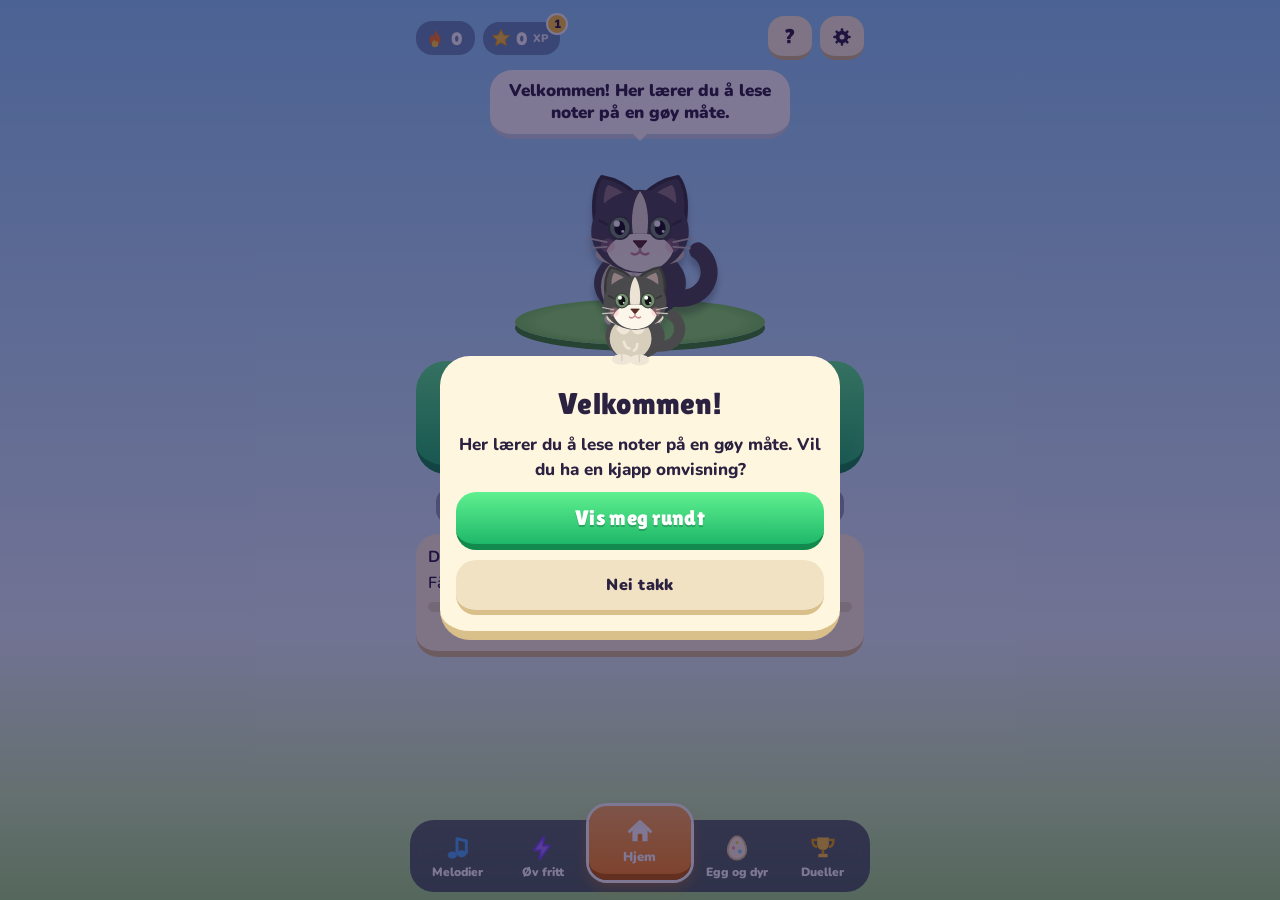
<file: index.html>
<!DOCTYPE html>
<html lang="nb"><head><meta charset="utf-8">
<meta name="viewport" content="width=device-width, initial-scale=1, viewport-fit=cover">
<title>NoteQuest</title>
<link rel="icon" type="image/png" href="icon-192.png?v=2">
<link rel="apple-touch-icon" href="icon-180.png?v=2">
<link rel="manifest" href="manifest.webmanifest?v=2">
<meta name="theme-color" content="#7c4dff">
<meta name="apple-mobile-web-app-capable" content="yes">
<meta name="apple-mobile-web-app-title" content="NoteQuest">
<link rel="stylesheet" href="styles.css?v=25">
</head><body><div id="app"></div>
<script src="app.js?v=22"></script>
</body></html>
</file>
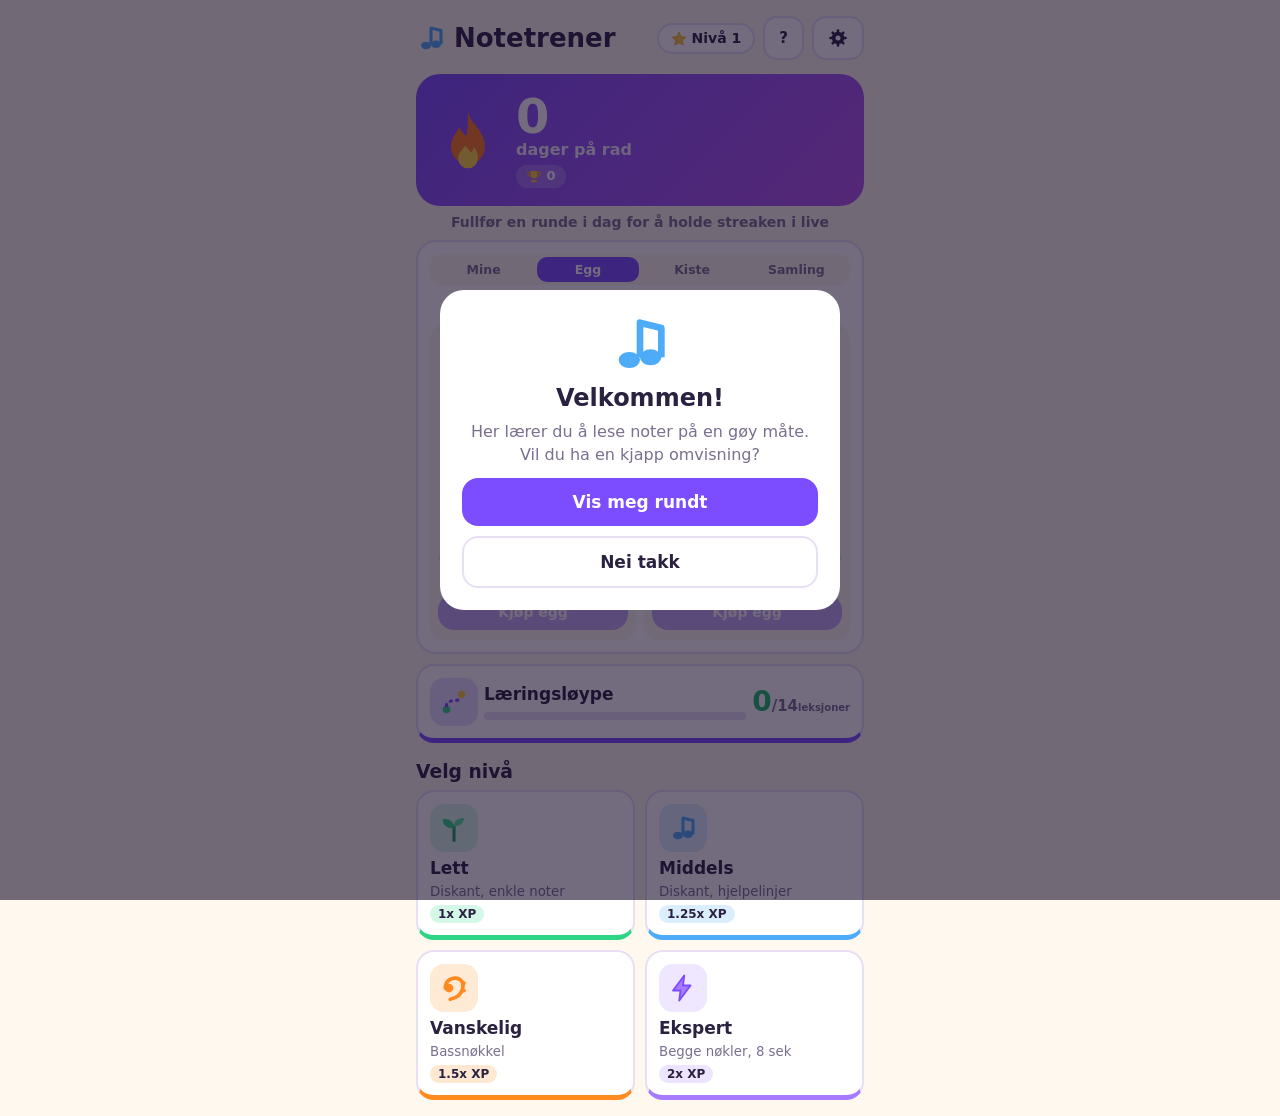
<file: Notetrener.html>
<!DOCTYPE html>
<html lang="nb"><head><meta charset="utf-8">
<meta name="viewport" content="width=device-width, initial-scale=1, viewport-fit=cover">
<title>Notetrener</title>
<style>
:root{box-sizing:border-box;padding-top:env(safe-area-inset-top,0px);padding-bottom:env(safe-area-inset-bottom,0px);
--bg:#fff8ee;--card:#fff;--ink:#2b2140;--mut:#7a6f8f;--pri:#7c4dff;--ok:#1fb86a;--bad:#ef4565;--hot:#ff8a1f;--line:#e8dff5}
@media(prefers-color-scheme:dark){:root:not([data-theme="light"]){--bg:#171226;--card:#241c3a;--ink:#f3eefc;--mut:#a99fc4;--pri:#9b7bff;--ok:#2ed585;--bad:#ff5d7a;--hot:#ffa043;--line:#3a2f5a}}
:root[data-theme="dark"]{--bg:#171226;--card:#241c3a;--ink:#f3eefc;--mut:#a99fc4;--pri:#9b7bff;--ok:#2ed585;--bad:#ff5d7a;--hot:#ffa043;--line:#3a2f5a}
html{scroll-padding-top:env(safe-area-inset-top,0px)}
*{box-sizing:border-box}
body{margin:0;background:var(--bg);color:var(--ink);font-family:system-ui,-apple-system,"Segoe UI",sans-serif;min-height:100vh}
#app{max-width:480px;margin:0 auto;padding:16px}
h1{margin:0;font-size:26px}h3{margin:18px 0 8px}
.ic{vertical-align:middle;flex:none}
.hd{display:flex;justify-content:space-between;align-items:center;flex-wrap:wrap;gap:8px}
.srow{display:flex;justify-content:space-between;align-items:center;margin-bottom:14px}.x.on{background:var(--ok);color:#fff;border-color:var(--ok)}
.logo{display:flex;gap:8px;align-items:center}
.lvb{background:var(--card);border:2px solid var(--line);border-radius:20px;padding:5px 12px;font-weight:800;font-size:14px}
.hero{display:flex;align-items:center;gap:14px;margin:14px 0 8px;padding:18px;border-radius:24px;color:#fff;background:linear-gradient(135deg,var(--pri),color-mix(in srgb,var(--pri) 55%,#ff5cd6));position:relative}
.hn{font-size:48px;font-weight:900;line-height:1}.hs{font-weight:700;opacity:.9}
.rec{display:inline-block;margin-top:6px;background:rgba(255,255,255,.2);border-radius:14px;padding:3px 10px;font-weight:800;font-size:13px}
.fav{margin-left:auto;background:rgba(255,255,255,.22);border-radius:50%;width:88px;height:88px;display:grid;place-items:center}.fav:empty{display:none}
.pb{font:inherit;color:var(--ink);cursor:pointer;position:relative}.nt{animation:bob 1.1s ease-in-out infinite alternate}@keyframes bob{to{transform:translateY(-4px)}}
#st{position:relative}.bub{position:absolute;top:8px;right:8px;background:var(--pri);color:#fff;font-weight:800;font-size:11px;padding:3px 10px;border-radius:14px 14px 3px 14px;animation:pop .3s both}.bub:empty{display:none}
.pn{display:flex;flex-direction:column;align-items:center;transform:translateX(var(--x));margin:10px 0;text-align:center}
.nd{width:68px;height:68px;border-radius:50%;border:0;border-bottom:6px solid rgba(0,0,0,.25);font:inherit;font-weight:900;font-size:24px;color:#fff;background:var(--pri);cursor:pointer;display:grid;place-items:center;margin-bottom:4px}
.nd.dn{background:var(--ok)}.nd.lk{background:var(--line);color:var(--mut);cursor:default}.nd.cur{animation:pls 1.3s ease-in-out infinite}
@keyframes pls{50%{transform:scale(1.1)}}
.nov{position:fixed;inset:0;background:var(--bg);overflow:auto;z-index:98;padding-top:env(safe-area-inset-top,0px);padding-bottom:env(safe-area-inset-bottom,0px)}.nbox{max-width:480px;margin:0 auto;padding:16px}
.lv .cnt{text-align:center;font-weight:800;min-width:60px;font-size:15px;color:var(--mut)}.lv .cnt b{font-size:28px;color:var(--ok);line-height:1}.lv .cnt small{font-size:10px;font-weight:600}
.mv{transform-origin:50% 95%}.mv.wig{animation:wig 1.2s ease-in-out infinite}.mv.hop{animation:hop .8s ease-in-out infinite}.mv.sway{animation:sway 2s ease-in-out infinite}
@keyframes wig{0%,100%{transform:rotate(-4deg)}50%{transform:rotate(4deg)}}@keyframes hop{0%,100%{transform:translateY(0)}40%{transform:translateY(-10%)}}@keyframes sway{0%,100%{transform:rotate(-3deg) scaleY(1)}50%{transform:rotate(3deg) scaleY(1.04)}}
.mv.dance{animation:dance 3.2s ease-in-out infinite;transform-origin:50% 60%}
@keyframes dance{0%,100%{transform:translateY(0) rotate(0) scaleX(1)}10%{transform:translateY(0) rotate(-8deg) scaleX(1)}20%{transform:translateY(-5%) rotate(8deg) scaleX(1)}30%{transform:translateY(0) rotate(-8deg) scaleX(1)}40%{transform:translateY(-5%) rotate(8deg) scaleX(1)}50%{transform:translateY(-10%) rotate(0) scaleX(1)}60%{transform:translateY(-12%) rotate(0) scaleX(0)}70%{transform:translateY(-12%) rotate(0) scaleX(-1)}80%{transform:translateY(-10%) rotate(0) scaleX(0)}90%{transform:translateY(0) rotate(0) scaleX(1)}}
.tut{position:fixed;inset:0;background:rgba(20,10,40,.6);z-index:100;display:grid;place-items:center;padding:16px;overflow:auto}
.tbox{background:var(--card);border-radius:24px;padding:22px;max-width:400px;width:100%;text-align:center}.tbox h2{margin:8px 0}.tbox p{color:var(--mut);line-height:1.45;margin:0 0 12px}.tic{display:flex;justify-content:center}
.dots{display:flex;gap:6px;justify-content:center;margin:8px 0}.dots i{width:8px;height:8px;border-radius:50%;background:var(--line)}.dots i.on{background:var(--pri)}
.stk{position:sticky;top:env(safe-area-inset-top,0px);background:var(--bg);padding:6px 0;z-index:5}.nov .stk{top:0}
.pt.sel{border-color:var(--pri)}.fv{position:absolute;top:2px;right:4px}
.note{text-align:center;color:var(--mut);font-weight:600;font-size:14px;margin-bottom:10px}
.card{background:var(--card);border:2px solid var(--line);border-radius:20px;padding:12px;margin:10px 0}
.eggc{display:flex;gap:12px;align-items:center}.eggc>div{flex:1}
.grid{display:grid;grid-template-columns:1fr 1fr;gap:10px}
.lv{display:flex;flex-direction:column;gap:6px;align-items:flex-start;background:var(--card);color:var(--ink);border:2px solid var(--line);border-bottom:5px solid var(--c);border-radius:18px;padding:12px;font:inherit;text-align:left;cursor:pointer}
.lv:active{transform:translateY(2px)}.lv b{font-size:17px}.lv small{color:var(--mut)}
.ib{width:48px;height:48px;border-radius:14px;background:color-mix(in srgb,var(--c) 18%,transparent);display:grid;place-items:center}
.pets{display:grid;grid-template-columns:repeat(5,1fr);gap:6px}
.pt{background:var(--card);border:2px solid var(--line);border-radius:14px;padding:6px 2px;text-align:center;font-size:10px;font-weight:700;display:flex;flex-direction:column;align-items:center}
.pt.no{opacity:.5}.q{font-size:34px;font-weight:900;color:var(--mut);height:52px;line-height:52px}
.top{display:flex;gap:8px;margin:12px 0}
.pill{flex:1;background:var(--card);border:2px solid var(--line);border-radius:16px;padding:8px;text-align:center;font-weight:700}
.pill small{display:block;color:var(--mut);font-weight:500;font-size:11px}
.hud{display:flex;justify-content:space-between;align-items:center;font-weight:800;gap:8px}
.x{background:var(--card);color:var(--ink);border:2px solid var(--line);border-radius:14px;padding:10px 14px;min-height:44px;font:inherit;font-weight:800;font-size:15px;cursor:pointer}
.bar{height:8px;background:var(--line);border-radius:8px;overflow:hidden;margin:8px 0}
.bar i{display:block;height:100%;background:var(--pri);width:0}
svg{max-width:100%}.card svg{width:100%;height:auto;display:block}
.keys{display:grid;grid-template-columns:repeat(7,1fr);gap:6px}
.keys button{padding:16px 0;font-size:20px;font-weight:800;border:0;border-radius:14px;background:var(--pri);color:#fff;border-bottom:4px solid rgba(0,0,0,.25);cursor:pointer}
.keys button:active{transform:translateY(2px)}.keys button.ok{background:var(--ok)}.keys button.bad{background:var(--bad)}
.btn{display:block;width:100%;padding:14px;margin-top:10px;font:inherit;font-weight:800;font-size:17px;border:0;border-radius:16px;background:var(--pri);color:#fff;cursor:pointer}
.btn.g{background:var(--card);color:var(--ink);border:2px solid var(--line)}.btn:disabled{opacity:.45}
.msg{text-align:center;font-weight:800;min-height:26px;margin:6px 0}
.center{text-align:center}.rowi{display:flex;justify-content:center;gap:4px;margin:12px 0}
.flash{animation:f .4s}@keyframes f{50%{transform:scale(1.04)}}
.egg{display:flex;justify-content:center;margin:20px 0;cursor:pointer}
.mx{background:color-mix(in srgb,var(--c) 20%,transparent);border-radius:10px;padding:2px 8px;font-size:12px;font-weight:800}
.sw{display:flex;gap:12px;justify-content:center;flex-wrap:wrap;padding:6px 0 24px}
.swb{width:44px;height:44px;border-radius:50%;border:3px solid var(--card);box-shadow:0 0 0 2px var(--line);cursor:pointer}
.swb.on{box-shadow:0 0 0 4px var(--ink)}
.tabs{display:flex;gap:3px;background:var(--bg);border-radius:12px;padding:3px;margin-bottom:8px}
.tabs button{flex:1;border:0;background:none;color:var(--mut);font:inherit;font-weight:800;font-size:12.5px;padding:5px 0;border-radius:10px;cursor:pointer}
.tabs button.on{background:var(--pri);color:#fff}
.eggs2{display:grid;grid-template-columns:1fr 1fr;gap:8px}
.eg1{background:var(--bg);border-radius:14px;padding:10px 8px;display:flex;flex-direction:column;justify-content:space-between;text-align:center}
.eggr{display:flex;flex-direction:column;align-items:center;gap:6px;font-size:13px}.eggr>div{width:100%}
.eggr .note{text-align:center!important}.eg1 .btn{margin:8px 0 0!important;font-size:14px}
.pets.big{grid-template-columns:repeat(3,1fr);gap:6px}.pets.big .pt{font-size:11px;padding:6px 2px}.pets.big .q{height:56px;line-height:56px}
.shk{animation:shk .5s}@keyframes shk{20%{transform:rotate(-12deg)}40%{transform:rotate(12deg)}60%{transform:rotate(-8deg)}80%{transform:rotate(6deg)}}
.pop{display:flex;justify-content:center;margin:16px 0;animation:pop .7s both}
.ov{--w:min(90vw,520px);position:fixed;inset:0;pointer-events:none;overflow:hidden;z-index:99}
.cf{position:absolute;top:-20px;width:10px;height:14px;animation:fall linear forwards}
.st{position:absolute;top:-40px;animation:fall linear forwards}
@keyframes fall{to{transform:translateY(115vh) rotate(720deg)}}
.ban{position:absolute;top:20%;left:0;right:0;text-align:center;font-size:34px;font-weight:900;color:var(--pri);text-shadow:0 2px 0 var(--card),0 0 18px var(--card);animation:pop .6s both}
.rb{position:absolute;left:50%;bottom:0;width:var(--w);height:calc(var(--w)/2);margin-left:calc(var(--w)/-2);transform-origin:50% 100%;animation:pop .9s both}
@keyframes pop{from{transform:scale(.3);opacity:0}to{transform:scale(1);opacity:1}}
</style></head><body><div id="app"></div>
<script>
const N=['C','D','E','F','G','A','H'],OFF=[0,2,4,5,7,9,11];
const S0='stroke="#f0a500" stroke-width="1.2" stroke-linejoin="round"';
const I={
flame:'<path d="M12 2c1 4.5 6 6.5 6 12.5a6 6 0 0 1-12 0c0-3 1.500-4.500 3-7 .6 1.500 1.500 2.500 2.500 3 .5-3 .5-5.500.5-8.500z" fill="#ff7a1a"/><path d="M12 22a3.500 3.500 0 0 1-3.500-3.500c0-2 1.500-3 2.500-4.500 1 1 1.500 1.500 2 2.500.5-.5 1-1 1-2 1 1 1.500 2 1.500 4A3.500 3.500 0 0 1 12 22z" fill="#ffd23f"/>',
star:`<path d="M12 2l3 6.500 7 .8-5.200 4.800 1.500 7L12 17.500 5.700 21l1.500-7L2 9.300l7-.8z" fill="#ffc93c" ${S0}/>`,
sparkle:'<path d="M12 1c1 6 5 10 11 11-6 1-10 5-11 11-1-6-5-10-11-11 6-1 10-5 11-11z" fill="#ffd23f"/>',
trophy:'<path d="M7 3h10v6a5 5 0 0 1-10 0z" fill="#ffc93c"/><path d="M7 5H3c0 4 1.500 6 4 6M17 5h4c0 4-1.500 6-4 6" fill="none" stroke="#f0a500" stroke-width="2"/><rect x="11" y="13" width="2" height="4" fill="#f0a500"/><rect x="8" y="17" width="8" height="3" rx="1" fill="#ffc93c"/>',
heart:'<path d="M12 21s-8-5-8-11a4.500 4.500 0 0 1 8-2.500A4.500 4.500 0 0 1 20 10c0 6-8 11-8 11z" fill="#ef4565"/>',
heartO:'<path d="M12 21s-8-5-8-11a4.500 4.500 0 0 1 8-2.500A4.500 4.500 0 0 1 20 10c0 6-8 11-8 11z" fill="#b9acd3" opacity=".45"/>',
leaf:'<path d="M12 22V11" stroke="#2a9d5c" stroke-width="2.500" stroke-linecap="round"/><path d="M12 12C12 6 7 4 3 5c0 5 4 8 9 7z" fill="#2ed585"/><path d="M12 10c0-4 3-6 8-6 0 4-3 7-8 6z" fill="#5be39a"/>',
note:'<path d="M12 17V4l8 2v11" fill="none" stroke="#4dabf7" stroke-width="2.500" stroke-linejoin="round"/><ellipse cx="8" cy="18" rx="4" ry="3" fill="#4dabf7"/><ellipse cx="16" cy="17" rx="4" ry="3" fill="#4dabf7"/>',
bolt:'<path d="M13 2L4 14h6l-1 8 9-12h-6z" fill="#a77bff" stroke="#7c4dff" stroke-width="1.500" stroke-linejoin="round"/>',
bass:'<circle cx="8" cy="12" r="3.500" fill="#ff8a1f"/><path d="M5 12c0-5 4-8 8-8s7 3 6 8c-1 5-5 8-10 9" fill="none" stroke="#ff8a1f" stroke-width="3" stroke-linecap="round"/><circle cx="20" cy="8" r="1.500" fill="#ff8a1f"/><circle cx="20" cy="14" r="1.500" fill="#ff8a1f"/>',
rainbow:'<path d="M2 20a10 10 0 0 1 20 0" fill="none" stroke="#ef4565" stroke-width="2.500"/><path d="M5 20a7 7 0 0 1 14 0" fill="none" stroke="#ffc93c" stroke-width="2.500"/><path d="M8 20a4 4 0 0 1 8 0" fill="none" stroke="#4dabf7" stroke-width="2.500"/>',
x:'<path d="M6 6l12 12M18 6L6 18" stroke="currentColor" stroke-width="3" stroke-linecap="round"/>',
egg:'<path d="M12 2C7 2 4 10 4 14a8 8 0 0 0 16 0c0-4-3-12-8-12z" fill="#fff4dc" stroke="#e5c98f" stroke-width="1.500"/><circle cx="9" cy="12" r="1.500" fill="#ff9ab0"/><circle cx="14.500" cy="15" r="1.800" fill="#8fd3ff"/><circle cx="12" cy="7.500" r="1.200" fill="#ffd23f"/>',degg:'<path d="M12 2C7 2 4 10 4 14a8 8 0 0 0 16 0c0-4-3-12-8-12z" fill="#cfe9c0" stroke="#7fb069" stroke-width="1.500"/><circle cx="9" cy="12" r="1.800" fill="#5e9c4a"/><circle cx="14.500" cy="15" r="2.200" fill="#5e9c4a"/><circle cx="12" cy="7.500" r="1.400" fill="#5e9c4a"/><circle cx="8" cy="17" r="1.200" fill="#5e9c4a"/>',chest:'<rect x="3" y="10" width="18" height="11" rx="2" fill="#b9793a" stroke="#7a4a1c" stroke-width="1.500"/><path d="M3 12V9a5 5 0 0 1 5-5h8a5 5 0 0 1 5 5v3z" fill="#d79a4e" stroke="#7a4a1c" stroke-width="1.500"/><path d="M7 4v17M17 4v17" stroke="#7a4a1c" stroke-width="1.200"/><rect x="10" y="10" width="4" height="5" rx="1" fill="#ffc93c" stroke="#b88400" stroke-width="1"/>',chest2:'<rect x="3" y="10" width="18" height="11" rx="2" fill="#2f8f8a" stroke="#14504d" stroke-width="1.500"/><path d="M3 12V9a5 5 0 0 1 5-5h8a5 5 0 0 1 5 5v3z" fill="#4fc1b9" stroke="#14504d" stroke-width="1.500"/><path d="M7 4v17M17 4v17" stroke="#14504d" stroke-width="1.200"/><rect x="10" y="10" width="4" height="5" rx="1" fill="#ffc93c" stroke="#b88400" stroke-width="1"/><circle cx="12" cy="7" r="1.200" fill="#ffc93c"/>',spk:'<path d="M4 9h4l5-4v14l-5-4H4z" fill="currentColor"/><path d="M16 9a4 4 0 0 1 0 6M18.500 6.500a8 8 0 0 1 0 11" fill="none" stroke="currentColor" stroke-width="2" stroke-linecap="round"/>',spkx:'<path d="M4 9h4l5-4v14l-5-4H4z" fill="currentColor"/><path d="M16 9l6 6M22 9l-6 6" stroke="currentColor" stroke-width="2" stroke-linecap="round"/>',lock:'<rect x="5" y="10" width="14" height="11" rx="2" fill="currentColor"/><path d="M8 10V7a4 4 0 0 1 8 0v3" fill="none" stroke="currentColor" stroke-width="2.500"/>',map:'<circle cx="6" cy="18" r="3" fill="#2ed585"/><circle cx="18" cy="6" r="3" fill="#ffc93c"/><path d="M6 15c0-6 12-3 12-6" fill="none" stroke="#7c4dff" stroke-width="2.500" stroke-linecap="round" stroke-dasharray="1 4"/>',gear:'<g fill="currentColor"><rect x="10.500" y="1.500" width="3" height="21" rx="1.200"/><rect x="10.500" y="1.500" width="3" height="21" rx="1.200" transform="rotate(45 12 12)"/><rect x="10.500" y="1.500" width="3" height="21" rx="1.200" transform="rotate(90 12 12)"/><rect x="10.500" y="1.500" width="3" height="21" rx="1.200" transform="rotate(135 12 12)"/><circle cx="12" cy="12" r="7.500"/></g><circle cx="12" cy="12" r="3" style="fill:var(--card)"/>'};
const ic=(n,s=20)=>`<svg class="ic" width="${s}" height="${s}" viewBox="0 0 24 24">${I[n]}</svg>`;
const E='#2b2140';
const A={
cat:`<path d="M76 74q16-2 12-20" fill="none" stroke="#f4a64a" stroke-width="7" stroke-linecap="round"/><rect x="31" y="78" width="13" height="18" rx="6.500" fill="#e8923a"/><rect x="56" y="78" width="13" height="18" rx="6.500" fill="#e8923a"/><ellipse cx="50" cy="72" rx="27" ry="20" fill="#f4a64a"/><ellipse cx="50" cy="77" rx="14" ry="12" fill="#fff1de"/><ellipse cx="37.500" cy="95" rx="8.500" ry="4.500" fill="#fff1de"/><ellipse cx="62.500" cy="95" rx="8.500" ry="4.500" fill="#fff1de"/><g transform="translate(15 4) scale(.7)"><path d="M14 46L18 6l28 18zM86 46L82 6 54 24z" fill="#f4a64a"/><path d="M23 34l1-17 13 10zM77 34l-1-17-13 10z" fill="#ffb3c1"/><ellipse cx="50" cy="58" rx="40" ry="34" fill="#f4a64a"/><path d="M44 25h12M40 31l5 4M60 31l-5 4" stroke="#d9822b" stroke-width="3" stroke-linecap="round"/><ellipse cx="50" cy="70" rx="15" ry="11" fill="#fff1de"/><circle cx="21" cy="68" r="6.500" fill="#ff9ab0" opacity=".55"/><circle cx="79" cy="68" r="6.500" fill="#ff9ab0" opacity=".55"/><ellipse cx="34" cy="55" rx="8" ry="9.500" fill="${E}"/><ellipse cx="66" cy="55" rx="8" ry="9.500" fill="${E}"/><circle cx="31.500" cy="51" r="3.500" fill="#fff"/><circle cx="63.500" cy="51" r="3.500" fill="#fff"/><circle cx="37" cy="60" r="1.800" fill="#fff"/><circle cx="69" cy="60" r="1.800" fill="#fff"/><path d="M46 65h8l-4 4z" fill="#ff7b9c"/><path d="M50 69q-4 6-9 2M50 69q4 6 9 2" fill="none" stroke="${E}" stroke-width="2.200" stroke-linecap="round"/><path d="M8 62l14 2M8 71l14-2M92 62L78 64M92 71L78 69" stroke="#fff" stroke-width="2" stroke-linecap="round"/></g>`,
dog:`<path d="M74 70q16-8 14-24" fill="none" stroke="#e8b88a" stroke-width="8" stroke-linecap="round"/><rect x="31" y="78" width="13" height="18" rx="6.500" fill="#d9a06f"/><rect x="56" y="78" width="13" height="18" rx="6.500" fill="#d9a06f"/><ellipse cx="50" cy="72" rx="28" ry="20" fill="#e8b88a"/><ellipse cx="50" cy="77" rx="14" ry="12" fill="#fff1de"/><ellipse cx="37.500" cy="95" rx="8.500" ry="4.500" fill="#fff1de"/><ellipse cx="62.500" cy="95" rx="8.500" ry="4.500" fill="#fff1de"/><g transform="translate(15 4) scale(.7)"><ellipse cx="18" cy="52" rx="13" ry="26" fill="#8a5a3c" transform="rotate(12 18 52)"/><ellipse cx="82" cy="52" rx="13" ry="26" fill="#8a5a3c" transform="rotate(-12 82 52)"/><ellipse cx="50" cy="52" rx="33" ry="34" fill="#e8b88a"/><ellipse cx="50" cy="66" rx="18" ry="14" fill="#fff1de"/><circle cx="38" cy="46" r="5.500" fill="${E}"/><circle cx="62" cy="46" r="5.500" fill="${E}"/><circle cx="39.500" cy="44" r="2" fill="#fff"/><circle cx="63.500" cy="44" r="2" fill="#fff"/><path d="M45 72q5 14 10 0z" fill="#ff7b9c"/><ellipse cx="50" cy="60" rx="7" ry="5" fill="${E}"/><path d="M50 65v5M50 70q-6 5-11 0M50 70q6 5 11 0" fill="none" stroke="${E}" stroke-width="2.500" stroke-linecap="round"/></g>`,
calf:`<path d="M80 62q12 0 10 16" fill="none" stroke="#3a2f4d" stroke-width="3.500" stroke-linecap="round"/><circle cx="90" cy="80" r="4" fill="#3a2f4d"/><g fill="#fff" stroke="#e6e0f0" stroke-width="2"><rect x="32" y="76" width="11" height="20" rx="5"/><rect x="57" y="76" width="11" height="20" rx="5"/><ellipse cx="50" cy="66" rx="33" ry="21"/></g><g fill="${E}"><rect x="32" y="90" width="11" height="6" rx="3"/><rect x="57" y="90" width="11" height="6" rx="3"/></g><g fill="#3a2f4d"><path d="M60 52q12-4 16 7q2 11-9 14q-9-5-7-21z"/><ellipse cx="32" cy="71" rx="8" ry="6"/></g><path d="M32 18L25 6M68 18l7-12" stroke="#f1e3c0" stroke-width="5" stroke-linecap="round"/><g fill="#fff" stroke="#e6e0f0" stroke-width="2"><ellipse cx="25" cy="34" rx="11" ry="6" transform="rotate(20 25 34)"/><ellipse cx="75" cy="34" rx="11" ry="6" transform="rotate(-20 75 34)"/><ellipse cx="50" cy="38" rx="24" ry="26"/></g><path d="M29 26a17 15 0 0 1 17-9l-3 17a19 17 0 0 1-14-8z" fill="#3a2f4d"/><ellipse cx="50" cy="51" rx="15" ry="11" fill="#ffb3c1"/><ellipse cx="44.500" cy="52" rx="2.800" ry="4" fill="#d9617d"/><ellipse cx="55.500" cy="52" rx="2.800" ry="4" fill="#d9617d"/><circle cx="40" cy="36" r="4.500" fill="${E}"/><circle cx="60" cy="36" r="4.500" fill="${E}"/><circle cx="41.500" cy="34" r="1.800" fill="#fff"/><circle cx="61.500" cy="34" r="1.800" fill="#fff"/>`,
lamb:`<rect x="36" y="80" width="9" height="16" rx="4.500" fill="#5b4a6b"/><rect x="55" y="80" width="9" height="16" rx="4.500" fill="#5b4a6b"/><g fill="#fff" stroke="#e6e0f0" stroke-width="2"><circle cx="28" cy="68" r="11"/><circle cx="72" cy="68" r="11"/><circle cx="36" cy="82" r="10"/><circle cx="64" cy="82" r="10"/><ellipse cx="50" cy="72" rx="26" ry="18"/></g><g transform="translate(15 2) scale(.7)"><g fill="#fff" stroke="#e6e0f0" stroke-width="2"><circle cx="24" cy="30" r="14"/><circle cx="44" cy="20" r="14"/><circle cx="64" cy="20" r="14"/><circle cx="80" cy="32" r="14"/><circle cx="20" cy="52" r="13"/><circle cx="82" cy="54" r="13"/></g><ellipse cx="14" cy="62" rx="11" ry="6" fill="#5b4a6b" transform="rotate(25 14 62)"/><ellipse cx="86" cy="62" rx="11" ry="6" fill="#5b4a6b" transform="rotate(-25 86 62)"/><ellipse cx="50" cy="60" rx="26" ry="30" fill="#5b4a6b"/><circle cx="50" cy="33" r="14" fill="#fff" stroke="#e6e0f0" stroke-width="2"/><circle cx="40" cy="54" r="4.500" fill="#fff"/><circle cx="60" cy="54" r="4.500" fill="#fff"/><circle cx="40" cy="54" r="2.500" fill="${E}"/><circle cx="60" cy="54" r="2.500" fill="${E}"/><ellipse cx="50" cy="68" rx="4" ry="3" fill="#ffb3c1"/><path d="M50 71q-4 5-8 2M50 71q4 5 8 2" fill="none" stroke="#fff" stroke-width="2" stroke-linecap="round"/></g>`,
chick:`<path d="M40 70v22M60 70v22M33 93h14M53 93h14" fill="none" stroke="#ff8a1f" stroke-width="4.500" stroke-linecap="round"/><g transform="translate(9 0) scale(.82)"><ellipse cx="50" cy="58" rx="36" ry="34" fill="#ffd93d"/><path d="M44 24q-2-12 6-14M52 24q2-12 12-10" fill="none" stroke="#ffd93d" stroke-width="5" stroke-linecap="round"/><ellipse cx="17" cy="62" rx="9" ry="14" fill="#ffc414" transform="rotate(18 17 62)"/><ellipse cx="83" cy="62" rx="9" ry="14" fill="#ffc414" transform="rotate(-18 83 62)"/><circle cx="36" cy="52" r="5" fill="${E}"/><circle cx="64" cy="52" r="5" fill="${E}"/><circle cx="37.500" cy="50" r="1.800" fill="#fff"/><circle cx="65.500" cy="50" r="1.800" fill="#fff"/><path d="M42 62h16l-8 12z" fill="#ff8a1f"/><circle cx="28" cy="64" r="5" fill="#ff9ab0" opacity=".6"/><circle cx="72" cy="64" r="5" fill="#ff9ab0" opacity=".6"/></g>`,
rex:`<path d="M4 66Q20 52 36 62L42 76 18 82z" fill="#4caf50"/><rect x="36" y="76" width="10" height="17" rx="5" fill="#3d9142"/><rect x="54" y="76" width="10" height="17" rx="5" fill="#3d9142"/><ellipse cx="48" cy="64" rx="27" ry="23" fill="#4caf50"/><ellipse cx="52" cy="72" rx="16" ry="12" fill="#b7e4b9"/><path d="M52 24h34q9 0 9 11v14q0 9-9 9H58q-12 0-12-14V36q0-12 6-12z" fill="#4caf50"/><path d="M60 50h34v3q0 5-6 5H66q-6 0-6-5z" fill="#fff"/><circle cx="74" cy="36" r="6" fill="#fff"/><circle cx="76" cy="36" r="3" fill="${E}"/><circle cx="88" cy="30" r="2" fill="#3d9142"/><path d="M66 70l9 5" stroke="#3d9142" stroke-width="5" stroke-linecap="round"/><path d="M30 46l4-9 5 8 5-9 5 9" fill="#3d9142"/>`,
tri:`<path d="M6 70Q14 62 24 68l4 8-20 2z" fill="#6c8fd6"/><rect x="26" y="76" width="11" height="16" rx="5" fill="#5878bd"/><rect x="52" y="76" width="11" height="16" rx="5" fill="#5878bd"/><ellipse cx="44" cy="66" rx="28" ry="22" fill="#6c8fd6"/><ellipse cx="46" cy="74" rx="16" ry="10" fill="#c3d4f5"/><ellipse cx="60" cy="44" rx="22" ry="26" fill="#e07a5f"/><circle cx="48" cy="34" r="3" fill="#f2a488"/><circle cx="46" cy="48" r="3" fill="#f2a488"/><circle cx="54" cy="24" r="3" fill="#f2a488"/><ellipse cx="72" cy="56" rx="18" ry="15" fill="#6c8fd6"/><path d="M70 46L66 22l10 16zM80 48l6-20 2 22z" fill="#fff7e0"/><path d="M86 58l9 4-10 3z" fill="#fff7e0"/><circle cx="73" cy="55" r="5" fill="#fff"/><circle cx="74.500" cy="55" r="2.500" fill="${E}"/>`,
rap:`<path d="M2 50Q22 40 34 58L30 66 4 58z" fill="#d98a3d"/><path d="M36 70l-6 22M54 70l8 22" stroke="#b86f2a" stroke-width="9" stroke-linecap="round"/><ellipse cx="46" cy="60" rx="22" ry="16" fill="#d98a3d" transform="rotate(-15 46 60)"/><path d="M52 52Q58 30 70 24h16q8 0 8 8t-8 12H74q-8 2-10 14z" fill="#d98a3d"/><path d="M30 52l4 12M40 48l4 12M50 46l3 12" stroke="#a5611f" stroke-width="3" stroke-linecap="round"/><circle cx="76" cy="31" r="5" fill="#fff"/><circle cx="78" cy="31" r="2.500" fill="${E}"/><path d="M76 42h16l-3 4-3-3-3 3-3-3z" fill="#fff"/><path d="M28 88l-8 4M64 88l8 4" stroke="#fff" stroke-width="3" stroke-linecap="round"/>`,
bra:`<path d="M2 80Q10 66 22 70l2 10z" fill="#8bc34a"/><rect x="14" y="78" width="10" height="15" rx="5" fill="#6fa334"/><rect x="48" y="78" width="10" height="15" rx="5" fill="#6fa334"/><ellipse cx="38" cy="68" rx="28" ry="18" fill="#8bc34a"/><ellipse cx="40" cy="74" rx="16" ry="8" fill="#d4ecb0"/><path d="M58 60Q70 44 66 20" fill="none" stroke="#8bc34a" stroke-width="14" stroke-linecap="round"/><ellipse cx="72" cy="14" rx="14" ry="10" fill="#8bc34a"/><circle cx="76" cy="12" r="4" fill="#fff"/><circle cx="77" cy="12" r="2" fill="${E}"/><circle cx="82" cy="18" r="1.500" fill="#6fa334"/><circle cx="28" cy="62" r="4" fill="#6fa334"/><circle cx="42" cy="60" r="3" fill="#6fa334"/>`,
piano:`<rect x="8" y="22" width="84" height="10" rx="4" fill="#7c4dff"/><rect x="8" y="30" width="84" height="46" rx="6" fill="${E}"/><rect x="12" y="34" width="76" height="38" rx="3" fill="#fff"/><path d="M21.500 34v38M31 34v38M40.500 34v38M50 34v38M59.500 34v38M69 34v38M78.500 34v38" stroke="#cfc6e0" stroke-width="1"/><g fill="${E}"><rect x="18" y="34" width="7" height="22" rx="1.500"/><rect x="27.500" y="34" width="7" height="22" rx="1.500"/><rect x="46.500" y="34" width="7" height="22" rx="1.500"/><rect x="56" y="34" width="7" height="22" rx="1.500"/><rect x="65.500" y="34" width="7" height="22" rx="1.500"/></g>`,
gui:`<g transform="rotate(40 50 50)"><rect x="46" y="4" width="8" height="46" rx="3" fill="#8a5a3c"/><rect x="43" y="0" width="14" height="12" rx="3" fill="#5b3a24"/><ellipse cx="50" cy="68" rx="22" ry="20" fill="#e8a24a"/><ellipse cx="50" cy="50" rx="15" ry="14" fill="#e8a24a"/><circle cx="50" cy="60" r="7" fill="${E}"/><rect x="42" y="76" width="16" height="4" rx="2" fill="#8a5a3c"/><path d="M48 12v64M52 12v64" stroke="#fff" stroke-width=".8"/></g>`,
cla:`<g><rect x="44" y="2" width="12" height="11" rx="3" fill="#6b5a82" stroke="#8c7fa8" stroke-width="1.500"/><rect x="41" y="11" width="18" height="6" rx="2" fill="#cfd8e3"/><rect x="43" y="16" width="14" height="62" rx="3" fill="#2b2140" stroke="#8c7fa8" stroke-width="1.500"/><path d="M43 76h14l6 16H37z" fill="#2b2140" stroke="#8c7fa8" stroke-width="1.500" stroke-linejoin="round"/><g fill="#cfd8e3"><circle cx="50" cy="26" r="3.500"/><circle cx="50" cy="38" r="3.500"/><circle cx="50" cy="50" r="3.500"/><circle cx="50" cy="62" r="3.500"/></g><path d="M43 30h-5M57 44h5M43 56h-5" stroke="#cfd8e3" stroke-width="2.500" stroke-linecap="round"/></g>`,
tru:`<g fill="none" stroke="#ffc93c" stroke-width="6" stroke-linecap="round" stroke-linejoin="round"><path d="M14 46h62"/><rect x="26" y="34" width="36" height="24" rx="12"/></g><path d="M74 46l16-16v32z" fill="#ffc93c" stroke="#e0a800" stroke-width="2" stroke-linejoin="round"/><g fill="#e0a800"><rect x="34" y="22" width="4" height="12" rx="2"/><rect x="44" y="22" width="4" height="12" rx="2"/><rect x="54" y="22" width="4" height="12" rx="2"/></g><rect x="6" y="42" width="10" height="8" rx="3" fill="#e0a800"/>`,
dru:`<path d="M12 14l24 20M88 14L64 34" stroke="#8a5a3c" stroke-width="5" stroke-linecap="round"/><path d="M16 40v30q0 14 34 14t34-14V40q0 12-34 12T16 40z" fill="#ef4565"/><ellipse cx="50" cy="40" rx="34" ry="12" fill="#f3efe6" stroke="#cfc6b0" stroke-width="2"/><path d="M26 52l12 30M50 54v32M74 52L62 82" stroke="#fff" stroke-width="2" fill="none" opacity=".8"/>`,
acc:`<rect x="8" y="22" width="22" height="56" rx="6" fill="#ef4565"/><rect x="70" y="22" width="22" height="56" rx="6" fill="#ef4565"/><path d="M30 26h40v48H30z" fill="#5b4a6b"/><path d="M35 26v48M41 26v48M47 26v48M53 26v48M59 26v48M65 26v48" stroke="#b9acd3" stroke-width="2"/><g fill="#fff"><circle cx="19" cy="36" r="3.500"/><circle cx="19" cy="50" r="3.500"/><circle cx="19" cy="64" r="3.500"/><rect x="74" y="30" width="14" height="40" rx="2"/></g><path d="M74 40h14M74 50h14M74 60h14" stroke="#cfc6e0" stroke-width="1"/>`,
fid:`<g transform="rotate(40 50 50)"><rect x="47" y="8" width="6" height="42" rx="2" fill="#5b3a24"/><circle cx="50" cy="7" r="6" fill="#8a5a3c"/><path d="M38 50Q32 42 42 40H58Q68 42 62 50Q58 56 62 62Q70 72 60 82Q50 90 40 82Q30 72 38 62Q42 56 38 50z" fill="#c4753a" stroke="#7a4a1c" stroke-width="2"/><path d="M43 60v12M57 60v12" stroke="${E}" stroke-width="2" stroke-linecap="round"/><path d="M42 50h16M44 46h12" stroke="#fff3e0" stroke-width="1.500" stroke-dasharray="2 2"/><rect x="44" y="82" width="12" height="4" rx="2" fill="${E}"/><path d="M49 14v66M51 14v66" stroke="#fff" stroke-width=".8"/></g>`,
sel:`<rect x="6" y="42" width="88" height="14" rx="6" fill="#c98a4b" stroke="#8a5a3c" stroke-width="2"/><rect x="6" y="42" width="16" height="14" rx="6" fill="#a46a32"/><rect x="22" y="42" width="8" height="4" fill="#f4d9a8"/><g fill="${E}"><circle cx="42" cy="49" r="3"/><circle cx="54" cy="49" r="3"/><circle cx="66" cy="49" r="3"/><circle cx="78" cy="49" r="3"/></g>`,
mun:`<path d="M80 38H30A12 12 0 0 0 30 62H80" fill="none" stroke="#9aa6b8" stroke-width="7" stroke-linecap="round" stroke-linejoin="round"/><path d="M80 38H30A12 12 0 0 0 30 62H80" fill="none" stroke="#cfd8e3" stroke-width="3" stroke-linecap="round"/><path d="M30 50H88l8-8" fill="none" stroke="#5b4a6b" stroke-width="3.500" stroke-linecap="round" stroke-linejoin="round"/><circle cx="96" cy="42" r="2.500" fill="#5b4a6b"/>`,
lur:`<path d="M8 36Q50 28 70 52Q84 68 88 80" fill="none" stroke="#c98a4b" stroke-width="8" stroke-linecap="round"/><path d="M80 72q16-6 20 12-12 6-20-12z" fill="#8a5a3c"/><g fill="#8a5a3c"><rect x="26" y="29" width="4" height="12" rx="1" transform="rotate(-10 28 35)"/><rect x="50" y="36" width="4" height="12" rx="1" transform="rotate(30 52 42)"/></g>`,
lan:`<path d="M6 38h88l-8 24H14z" fill="#c98a4b" stroke="#8a5a3c" stroke-width="2" stroke-linejoin="round"/><path d="M12 44h76M14 50h72M16 56h68" stroke="#fff3e0" stroke-width="1.200"/><path d="M30 40v20M42 40v20M54 40v20M66 40v20" stroke="#8a5a3c" stroke-width="1.500"/><circle cx="80" cy="52" r="3" fill="${E}"/>`,
tam:`<circle cx="50" cy="50" r="38" fill="#e8b88a" stroke="#8a5a3c" stroke-width="5"/><circle cx="50" cy="50" r="30" fill="#fff1de"/><path d="M50 28l5 14 15 1-12 9 4 15-12-8-12 8 4-15-12-9 15-1z" fill="#ef4565"/><g fill="#ffc93c" stroke="#e0a800" stroke-width="1.500"><circle cx="50" cy="12" r="5"/><circle cx="88" cy="50" r="5"/><circle cx="50" cy="88" r="5"/><circle cx="12" cy="50" r="5"/></g>`};
const R0={cla:'rotate(35 50 50)'},base=k=>R0[k]?`<g transform="${R0[k]}">${A[k]}</g>`:A[k];
const PW='fill="#fff3e0" stroke="#c9a97c" stroke-width="1.500"';
const PLAY={cla:['translate(50 69) rotate(-50) scale(.4) translate(-50 -2)',[[59,77],[68.5,84]]],gui:['translate(46 46) scale(.5)',[[66,80],[78,64]]],tru:['translate(45.5 48.3) scale(.45)',[[66,62],[58,74]]],dru:['translate(25 48) scale(.5)',[[31,55],[69,55]]],piano:['translate(22 46) scale(.55)',[[38,66],[60,66]]],acc:['translate(22 44) scale(.55)',[[30,70],[70,66]]],fid:['translate(46 46) scale(.5)',[]],sel:['translate(50 69) rotate(35) scale(.5) translate(-6 -49)',[]],mun:['translate(50 69) scale(.4) translate(-50 -50)',[]],lur:['translate(50 69) scale(.45) translate(-8 -36)',[]],lan:['translate(14 48) scale(.7)',[]],tam:['translate(40 42) scale(.5)',[]]};
const PLAYB={cla:['translate(83 17) rotate(-20) scale(.4) translate(-50 -2)',[[87,28],[91,40]]],tru:['translate(83 17) rotate(50) scale(.27) translate(-10 -46)',[[92,23],[87,25]]],gui:['translate(14 40) scale(.5)',[[36,76],[48,58]]],dru:['translate(14 44) scale(.5)',[[20,51],[58,51]]],piano:['translate(10 48) scale(.55)',[[26,62],[46,62]]],acc:['translate(10 46) scale(.55)',[[18,66],[56,62]]],fid:['translate(14 40) scale(.5)',[]],sel:['translate(83 17) rotate(50) scale(.3) translate(-6 -49)',[]],mun:['translate(83 17) scale(.3) translate(-50 -50)',[]],lur:['translate(83 17) rotate(40) scale(.25) translate(-8 -36)',[]],lan:['translate(8 52) scale(.65)',[]],tam:['translate(12 46) scale(.45)',[]]};
const MOUTH={cat:[50,52],dog:[50,52],lamb:[50,53],chick:[50,56],calf:[50,54],rex:[90,55],tri:[86,66],rap:[92,43]};
const PLAYD={gui:'translate(30 42) scale(.5)',fid:'translate(30 42) scale(.5)',dru:'translate(22 46) scale(.5)',piano:'translate(18 48) scale(.55)',acc:'translate(18 46) scale(.55)',lan:'translate(8 52) scale(.65)',tam:'translate(28 40) scale(.5)'};
function plc(k,a){if(k==='bra')return PLAYB[a];const m=MOUTH[k];if(!m)return PLAY[a];const x=m[0],y=m[1],t=`translate(${x} ${y})`;
const W={cla:`${t} rotate(10) scale(.36) translate(-50 -2)`,tru:`${t} rotate(75) scale(.28) translate(-10 -46)`,sel:`${t} rotate(75) scale(.3) translate(-6 -49)`,mun:`translate(${x-12} ${y}) scale(.3) translate(-50 -50)`,lur:`${t} rotate(60) scale(.22) translate(-8 -36)`};
return[W[a]||PLAYD[a]]}
const NOTE='<ellipse rx="4" ry="3" transform="rotate(-20)" fill="#7c4dff"/><path d="M3.500-1V-12q2 3 6 3" stroke="#7c4dff" stroke-width="2" fill="none"/>';
const pet=(k,s=64)=>`<svg width="${s}" height="${s}" viewBox="0 0 100 100">${base(k)}</svg>`;
const petA=(k,s=64)=>{const a=S.acc&&S.acc[k],p=a&&plc(k,a),nq=['calf','cat','dog','lamb','chick'].includes(k)?[[84,18],[94,32]]:k==='bra'?[[38,12],[26,24]]:MOUTH[k]?[[24,14],[12,28]]:[[80,16],[91,28]];return`<svg ${mv(k)} width="${s}" height="${s}" viewBox="0 0 100 100">${base(k)}${p?`<g transform="${p[0]}">${A[a]}</g><g transform="translate(${nq[0][0]} ${nq[0][1]})"><g class="nt">${NOTE}</g></g><g transform="translate(${nq[1][0]} ${nq[1][1]}) scale(.8)"><g class="nt" style="animation-delay:.5s">${NOTE}</g></g>`:''}</svg>`};
const MV={cat:'wig',dog:'hop',calf:'dance',lamb:'hop',chick:'hop',rex:'sway',tri:'sway',rap:'hop',bra:'sway'},mv=k=>S.anim&&S.anim[k]&&(S.pets[k]||0)>=3&&MV[k]?`class="mv ${MV[k]}"`:'';
const favHTML=()=>S.fav&&S.pets[S.fav]?petA(S.fav,68):'';
const PETS=[['cat','Kattunge','en'],['dog','Valp','en'],['calf','Kalv','en'],['lamb','Lam','et'],['chick','Kylling','en']];
const DINOS=[['rex','T-rex','en'],['tri','Triceratops','en'],['rap','Velociraptor','en'],['bra','Brachiosaurus','en']];
const INSTR=[['piano','Piano','et'],['gui','Gitar','en'],['cla','Klarinett','en'],['tru','Trompet','en'],['dru','Tromme','en'],['acc','Trekkspill','et']];
const INSTR2=[['fid','Hardingfele','en'],['sel','Seljefløyte','en'],['mun','Munnharpe','en'],['lur','Lur','en'],['lan','Langeleik','en'],['tam','Tamburin','en']],ALLI=INSTR.concat(INSTR2);
const LV=[
{n:'Lett',ic:'leaf',col:'#2ed585',d:'Diskant, enkle noter',c:['t'],lo:30,hi:39,t:0,m:1},
{n:'Middels',ic:'note',col:'#4dabf7',d:'Diskant, hjelpelinjer',c:['t'],lo:26,hi:42,t:0,m:1.25},
{n:'Vanskelig',ic:'bass',col:'#ff8a1f',d:'Bassnøkkel',c:['b'],lo:16,hi:30,t:0,m:1.5},
{n:'Ekspert',ic:'bolt',col:'#a77bff',d:'Begge nøkler, 8 sek',c:['t','b'],lo:16,hi:42,t:8,m:2}];
const $=s=>document.querySelector(s);
let S={streak:0,last:'',best:0,xp:0,tot:null,eggs:0,pets:{}},G=null,AC=null,RUN=null,HT=0;
try{Object.assign(S,JSON.parse(localStorage.getItem('nt1')||'{}'))}catch(e){}
if(S.tot==null)S.tot=S.xp;if(!S.pets)S.pets={};
const THEMES=['#7c4dff','#2f80ed','#1fb86a','#ff4d8d','#ff8a1f','#14b8c4'];
if(!S.theme)S.theme=THEMES[0];if(!S.acc)S.acc={};if(!S.path)S.path={};if(!S.anim)S.anim={};if(!S.pv){S.path={};S.pv=2}if(S.pv===2){const o=S.path,n={};Object.keys(o).forEach(k=>{k=+k;if(k<4)n[k]=o[k];else if(k===4){n[4]=o[4];n[5]=o[4]}else n[k+1]=o[k]});S.path=n;S.pv=3}if(S.pv===3){const o=S.path,n={};Object.keys(o).forEach(k=>{k=+k;n[k<3?k:k+1]=o[k]});S.path=n;S.pv=4}if(S.pets.flu){S.pets.cla=(S.pets.cla||0)+S.pets.flu;delete S.pets.flu}for(const k in S.acc)if(S.acc[k]==='flu')S.acc[k]='cla';
function applyTheme(){document.documentElement.style.setProperty('--pri',S.theme)}
function setTheme(c,b){S.theme=c;save();applyTheme();document.querySelectorAll('.swb').forEach(x=>x.classList.toggle('on',x===b))}
applyTheme();
const save=()=>{try{localStorage.setItem('nt1',JSON.stringify(S))}catch(e){}};
const addXp=n=>{n=Math.round(n*(G?G.l.m:1));S.xp+=n;S.tot+=n;if(G)G.xp+=n};
const day=(d=new Date())=>d.getFullYear()+'-'+(d.getMonth()+1)+'-'+d.getDate();
function liveStreak(){const y=new Date();y.setDate(y.getDate()-1);return(S.last===day()||S.last===day(y))?S.streak:0}
function tick(){const t=day();if(S.last===t)return;const y=new Date();y.setDate(y.getDate()-1);
S.streak=(S.last===day(y)?S.streak:0)+1;S.last=t;S.best=Math.max(S.best,S.streak);save()}
function beep(n,ok){try{AC=AC||new(window.AudioContext||window.webkitAudioContext)();
const o=AC.createOscillator(),g=AC.createGain();const m=12*(Math.floor(n/7)+1)+OFF[n%7];
o.frequency.value=ok?440*Math.pow(2,(m-69)/12):110;o.type=ok?'triangle':'sawtooth';
g.gain.setValueAtTime(.25,AC.currentTime);g.gain.exponentialRampToValueAtTime(.001,AC.currentTime+.6);
o.connect(g);g.connect(AC.destination);o.start();o.stop(AC.currentTime+.6)}catch(e){}}
function home(){RUN=null;G=null;const done=S.last===day(),p=Math.min(S.xp/500,1)*100,ls=liveStreak();
$('#app').innerHTML=`<div class="hd"><div class="logo">${ic('note',30)}<h1>Notetrener</h1></div><div style="display:flex;gap:8px;align-items:center"><div class="lvb">${ic('star',16)} Nivå ${Math.floor(S.tot/100)+1}</div><button class="x" onclick="tutor(0)" aria-label="Hjelp">?</button><button class="x" onclick="settings()" aria-label="Innstillinger">${ic('gear',20)}</button></div></div>
<div class="hero">${ic('flame',68)}<div><div class="hn">${ls}</div><div class="hs">${ls===1?'dag':'dager'} på rad</div><div class="rec">${ic('trophy',16)} ${S.best}</div></div><div class="fav" id="fav">${favHTML()}</div></div>
<div class="note">${done?'Dagens mål er nådd – streaken er trygg!':'Fullfør en runde i dag for å holde streaken i live'}</div>
<div class="card" id="zoo">${zoo()}</div>
<button class="lv" style="--c:var(--pri);flex-direction:row;align-items:center;width:100%;margin:10px 0" onclick="path()"><span class="ib">${ic('map',30)}</span><div style="flex:1"><b>Læringsløype</b><div class="bar" style="margin:8px 0 0"><i style="width:${PATH.filter((_,i)=>S.path[i]).length*100/PATH.length}%;background:var(--ok)"></i></div></div><div class="cnt"><b>${PATH.filter((_,i)=>S.path[i]).length}</b>/${PATH.length}<small>leksjoner</small></div></button>
<h3>Velg nivå</h3><div class="grid">${LV.map((l,i)=>`<button class="lv" style="--c:${l.col}" onclick="start(${i})"><span class="ib">${ic(l.ic,30)}</span><b>${l.n}</b><small>${l.d}</small><span class="mx">${l.m}x XP</span></button>`).join('')}</div>
`}
let TAB=1,HK=0,SEL=null;
function upd(){$('#zoo').innerHTML=zoo();const f=$('#fav');if(f)f.innerHTML=favHTML()}
function pick(k){SEL=k;upd()}
function setAnim(k){S.anim[k]=!S.anim[k];save();upd()}
function setFav(k){S.fav=S.fav===k?null:k;save();upd()}
function setAcc(k,a){if(a)S.acc[k]=a;else delete S.acc[k];save();upd()}
function mine(){const an=PETS.concat(DINOS).filter(([k])=>S.pets[k]),ins=ALLI.some(([k])=>S.pets[k]);
if(!an.length&&!ins)return'<div class="note">Ingenting ennå. Samle XP og åpne ditt første egg eller kiste!</div>';
return(an.length?`<div class="pets big">${an.map(([k,nm])=>`<button class="pt pb" onclick="pick('${k}')">${k===S.fav?'<span class="fv">'+ic('star',16)+'</span>':''}${petA(k,56)}<b>${nm}${S.pets[k]>1?' ×'+S.pets[k]:''}</b></button>`).join('')}</div><div class="note">Trykk på et dyr for å velge favoritt eller gi det tilbehør</div>`:'<div class="note">Ingen dyr ennå – klekk et egg!</div>')+(ins?'<div class="msg" style="margin-top:8px">Instrumenter</div>'+grid(ALLI):'')}
function detail(){const k=SEL,nm=PETS.concat(DINOS).find(x=>x[0]===k)[1],ins=ALLI.filter(([i])=>S.pets[i]);
return`<button class="x" onclick="SEL=null;upd()">‹ Tilbake</button><div class="center"><div class="pop" style="margin:6px 0">${petA(k,140)}</div><b>${nm}</b></div><button class="btn" style="padding:10px" onclick="setFav('${k}')">${S.fav===k?'Favoritt':'Gjør til favoritt'}</button>${S.pets[k]>=3?`<button class="btn g" style="padding:10px" onclick="setAnim('${k}')">${S.anim[k]?'Stopp bevegelse':'Få dyret til å bevege seg'}</button>`:`<div class="note">Få 3 av dette dyret for å låse opp bevegelse (${S.pets[k]}/3)</div>`}<div class="msg" style="margin-top:10px">Tilbehør</div>${ins.length?`<div class="pets big" style="grid-template-columns:repeat(4,1fr)"><button class="pt pb${S.acc[k]?'':' sel'}" onclick="setAcc('${k}','')"><span class="q" style="height:44px;line-height:44px">–</span><b>Ingen</b></button>${ins.map(([i,n])=>`<button class="pt pb${S.acc[k]===i?' sel':''}" onclick="setAcc('${k}','${i}')">${pet(i,44)}<b>${n}</b></button>`).join('')}</div>`:'<div class="note">Du har ingen instrumenter ennå. Åpne en kiste i Kiste-fanen!</div>'}`}
const EGGS=[{k:'eggs',c:500,n:'Gårdsdyr egg',i:'egg',pool:PETS},{k:'deggs',c:750,n:'Dinoegg',i:'degg',pool:DINOS},{k:'chests',c:250,n:'Instrumentkiste',i:'chest',pool:INSTR},{k:'chests2',c:300,n:'Folkemusikk-kiste',i:'chest2',pool:INSTR2}];
function grid(list,miss){const o=list.filter(([k])=>miss||S.pets[k]);return`<div class="pets big">${o.map(([k,nm])=>{const c=S.pets[k]||0;return c?`<div class="pt">${petA(k,56)}<b>${nm}${c>1?' ×'+c:''}</b></div>`:'<div class="pt no"><span class="q">?</span><b>Mangler</b></div>'}).join('')}</div>`}
function row(i){const e=EGGS[i],has=S[e.k]||0,p=Math.min(S.xp/e.c,1)*100,ch=i>1;return`<div class="eg1"><div class="eggr">${ic(e.i,52)}<div><b>${e.n}${has>1?' ×'+has:''} · ${e.c} XP</b>${has?'<div class="note" style="text-align:left;margin:4px 0">Klar!</div>':`<div class="bar"><i style="width:${p}%"></i></div><div class="note" style="text-align:left;margin:0">${S.xp>=e.c?'Du har nok XP!':(e.c-S.xp)+' XP igjen'}</div>`}</div></div><button class="btn" style="margin:4px 0 12px;padding:10px" ${has||S.xp>=e.c?'':'disabled'} onclick="${has?'hatch':'buy'}(${i})">${has?(ch?'Åpne kisten':'Klekk egget'):(ch?'Kjøp kiste':'Kjøp egg')}</button></div>`}
function sec(t,L){const n=L.filter(([k])=>S.pets[k]).length;return`<div class="msg" style="margin-top:10px">${t}: ${n} av ${L.length}</div><div class="bar"><i style="width:${n*100/L.length}%"></i></div>${grid(L,1)}`}
function zoo(){const all=PETS.concat(DINOS,INSTR);let b;
if(TAB===0)b=SEL&&S.pets[SEL]?detail():mine();
else if(TAB===1)b=`<div class="msg">Du har ${S.xp} XP</div>`+`<div class="eggs2">${row(0)}${row(1)}</div>`;
else if(TAB===2)b=`<div class="msg">Du har ${S.xp} XP</div>`+`<div class="eggs2">${row(2)}${row(3)}</div>`;
else b=sec('Husdyr',PETS)+sec('Dinosaurer',DINOS)+sec('Instrumenter',INSTR)+sec('Folkeinstrumenter',INSTR2);
return`<div class="tabs">${['Mine','Egg','Kiste','Samling'].map((t,i)=>`<button class="${i===TAB?'on':''}" onclick="TAB=${i};SEL=null;upd()">${t}</button>`).join('')}</div>${b}`}
function buy(i){const e=EGGS[i];if(S.xp<e.c)return;S.xp-=e.c;S[e.k]=(S[e.k]||0)+1;save();hatch(i)}
const eggS=(n,i)=>`<svg width="200" height="200" viewBox="0 0 24 24">${I[EGGS[i].i]}${i>1?(n>1?'<g transform="translate(8 0) scale(.35)">'+I.sparkle+'</g><g transform="translate(15 2) scale(.25)">'+I.sparkle+'</g>':''):(n>0?'<path d="M5 12l3 2 2-3 3 3 2-2 4 2" fill="none" stroke="#6b5a3a" stroke-width=".6"/>':'')+(n>1?'<path d="M9 14l-1 4M13 13l1 5M12 5l-1 3" fill="none" stroke="#6b5a3a" stroke-width=".6"/>':'')}</svg>`;
function hatch(i=0){window.scrollTo(0,0);HK=i;HT=0;const c=i>1;$('#app').innerHTML=`<div class="center"><h1>${c?'Åpne kisten!':i?'Klekk dinoegget!':'Klekk egget!'}</h1><div class="msg" id="hm">Trykk på ${c?'kisten':'egget'} 3 ganger</div><div id="eg" class="egg" onclick="tap()">${eggS(0,HK)}</div></div><button class="btn g" onclick="home()">Senere</button>`}
function tap(){HT++;const el=$('#eg');el.classList.remove('shk');el.offsetWidth;el.classList.add('shk');el.innerHTML=eggS(HT,HK);beep(28+HT*3,true);
if(HT<3){$('#hm').textContent=HT===1?(HK>1?'Den knirker!':'Det knaker!'):'Nesten der...';return}
const e=EGGS[HK],k=e.pool[Math.floor(Math.random()*e.pool.length)];S[e.k]--;S.pets[k[0]]=(S.pets[k[0]]||0)+1;save();
const nx=S.eggs>0?0:S.deggs>0?1:S.chests>0?2:S.chests2>0?3:-1;
$('#app').innerHTML=`<div class="center"><h1>Gratulerer!</h1><div class="pop">${pet(k[0],220)}</div><div class="msg">Du fikk ${k[2]} ${k[1].toLowerCase()}!</div>${!ALLI.some(x=>x[0]===k[0])&&S.pets[k[0]]===3?'<div class="note">Du har nå 3! Gå til Mine og få dyret til å bevege seg.</div>':''}</div>${nx>=0?`<button class="btn" onclick="hatch(${nx})">Neste ${nx>1?'kiste':'egg'}</button>`:''}<button class="btn g" onclick="home()">Til forsiden</button>`;
party(1,'Åpnet!');fan()}
function pf(){AC=AC||new(window.AudioContext||window.webkitAudioContext)();if(AC.state==='suspended')AC.resume();return AC}
function piano(f,t,v){const c=pf(),g=c.createGain();g.connect(c.destination);const T=c.currentTime+t;
g.gain.setValueAtTime(.0001,T);g.gain.exponentialRampToValueAtTime(v,T+.01);g.gain.exponentialRampToValueAtTime(.0001,T+1.8);
[[1,1],[2,.45],[3,.22],[4,.1],[5,.05]].forEach(([k,a])=>{const o=c.createOscillator(),h=c.createGain();o.type='sine';o.frequency.value=f*k;h.gain.value=a;o.connect(h);h.connect(g);o.start(T);o.stop(T+1.9)})}
function playNote(){if(!G||S.mute)return;try{const n=G.cur.n,m=12*(Math.floor(n/7)+1)+OFF[n%7],F=x=>440*Math.pow(2,(x-69)/12);piano(F(m),0,.6)}catch(e){}}
function mute(b){S.mute=!S.mute;save();b.textContent=S.mute?'Av':'På';b.classList.toggle('on',!S.mute)}
function settings(){let o=document.querySelector('.tut');if(!o){o=document.createElement('div');o.className='tut';document.body.appendChild(o)}
o.onclick=e=>{if(e.target===o)o.remove()};
o.innerHTML=`<div class="tbox" style="text-align:left"><h2 style="margin:0 0 14px">Innstillinger</h2><div class="srow"><b>Lyd</b><button class="x${S.mute?'':' on'}" style="min-width:70px" onclick="mute(this)">${S.mute?'Av':'På'}</button></div><b>Temafarge</b><div class="sw" style="justify-content:flex-start;padding:10px 0 14px">${THEMES.map(c=>`<button class="swb${c===S.theme?' on':''}" style="background:${c}" onclick="setTheme('${c}',this)" aria-label="Velg farge"></button>`).join('')}</div><button class="btn" onclick="document.querySelector('.tut').remove()">Ferdig</button></div>`}
const R=(a,b)=>Array.from({length:b-a+1},(_,i)=>a+i);
const PATH=[
{n:'Under midtlinja: linjer',c:['t'],pool:{t:[30,32]},nw:[['t',30],['t',32]],tip:'Midtlinja i diskantnøkkelen er den tredje linjen. Vi starter under den! De to linjene under midtlinja heter E (nederst) og G. Diskantnøkkelen krøller seg rundt G.',m:1,t:0},
{n:'Under midtlinja: rom',c:['t'],pool:{t:[31,33]},nw:[['t',31],['t',33]],tip:'Mellom linjene under midtlinja finner du F og A.',m:1,t:0},
{n:'Alt under midtlinja',c:['t'],pool:{t:R(30,33)},nw:[],tip:'Nå blander vi E, F, G og A.',m:1,t:0},
{n:'Under notelinjene: C¹ og D¹',c:['t'],pool:{t:R(28,33)},nw:[['t',28],['t',29]],tip:'Under de fem notelinjene finner du de to nederste notene. D¹ henger rett under nederste linje, og C¹ (midt-C, også kalt enstrøken C) sitter på en liten hjelpelinje under der.',m:1,t:0},
{n:'Midtlinja',c:['t'],pool:{t:R(30,34)},nw:[['t',34]],tip:'På midtlinja sitter H. Se godt på hvor den ligger i forhold til G.',m:1,t:0},
{n:'Over midtlinja: C og D',c:['t'],pool:{t:R(34,36)},nw:[['t',35],['t',36]],tip:'Rett over midtlinja finner du C i mellomrommet og D på linjen over. Husk at H sitter på midtlinja!',m:1,t:0},
{n:'Over midtlinja: E og F',c:['t'],pool:{t:R(34,38)},nw:[['t',37],['t',38]],tip:'Enda høyere kommer E i mellomrommet og F på den øverste linjen.',m:1,t:0},
{n:'Hele notelinjen',c:['t'],pool:{t:R(30,38)},nw:[],tip:'Nå kommer alle notene på notelinjene om hverandre. Du klarer dette!',m:1,t:0},
{n:'Hjelpelinjer',c:['t'],pool:{t:R(28,40)},nw:[['t',39],['t',40]],tip:'Over de fem notelinjene finner du G i mellomrommet over øverste linje, og A på en liten hjelpelinje.',m:1.25,t:0},
{n:'Bassnøkkelen',c:['b'],pool:{b:[18,20,22,24,26]},nw:[['b',24],['b',18],['b',26]],tip:'F-nøkkelen har to prikker rundt F-linjen, den fjerde linjen nedenfra. Linjene er G, H, D, F og A.',m:1.25,t:0},
{n:'Bass: mellomrom',c:['b'],pool:{b:[19,21,23,25]},nw:[['b',19],['b',21],['b',23],['b',25]],tip:'Mellomrommene i bassnøkkelen er A, C, E og G.',m:1.25,t:0},
{n:'Hele bassnøkkelen',c:['b'],pool:{b:R(16,30)},nw:[],tip:'Alle notene i bassnøkkelen, også de med hjelpelinjer.',m:1.5,t:0},
{n:'Begge nøkler',c:['t','b'],pool:{t:R(26,40),b:R(16,30)},nw:[],tip:'Nå kommer begge nøklene om hverandre. Se godt på nøkkelen først!',m:1.5,t:0},
{n:'Mesterprøven',c:['t','b'],pool:{t:R(26,40),b:R(16,30)},nw:[],tip:'Siste prøve! Du får 8 sekunder per note. Du er klar!',m:2,t:8}];
(()=>{const acc={t:new Set(),b:new Set()};PATH.forEach(l=>{for(const c in l.pool)l.pool[c].forEach(n=>acc[c].add(n));l.pool=Object.fromEntries(l.c.map(c=>[c,[...acc[c]].sort((a,b)=>a-b)]))})})();
function pl(c,l){if(l.pool)return l.pool[c];const[a,b]=rng(c,l);return R(a,b)}
function tone(n){if(S.mute)return;try{const m=12*(Math.floor(n/7)+1)+OFF[n%7];piano(440*Math.pow(2,(m-69)/12),0,.6)}catch(e){}}
function path(){RUN=null;G=null;window.scrollTo(0,0);const P=S.path,dn=PATH.filter((_,i)=>P[i]).length,off=[0,56,0,-56];
$('#app').innerHTML=`<div class="hd stk"><button class="x" onclick="home()">‹ Tilbake</button></div><h1 class="center" style="margin:10px 0 4px">Læringsløype</h1><div class="center" style="margin:10px 0 2px;font-weight:800"><span style="font-size:28px;color:var(--ok)">${dn}</span> av ${PATH.length} leksjoner fullført</div><div class="bar"><i style="width:${dn*100/PATH.length}%"></i></div>${dn===PATH.length?'<div class="msg">Du har klart hele løypa!</div>':''}${PATH.map((l,i)=>{const st=P[i]||0,lk=i>0&&!P[i-1];return`<div class="pn" style="--x:${off[i%4]}px"><button class="nd${st?' dn':lk?' lk':' cur'}" ${lk?'disabled':`onclick="intro(${i})"`}>${lk?ic('lock',26):st?ic('star',34):i+1}</button><b>${l.n}</b>${st?`<div>${ic('star',14).repeat(st)}</div>`:l.m>1?`<small>${l.m}x XP</small>`:''}</div>`}).join('')}`}
function ov(c,arr,nw){const base=c==='t'?30:18,k=arr.length,x0=8,dx=(292-x0)/k;let s='';
for(let q=0;q<5;q++)s+=`<line x1="4" x2="296" y1="${50+q*10}" y2="${50+q*10}" stroke="currentColor" stroke-width="1.2"/>`;
arr.forEach((n,i)=>{const y=90-(n-base)*5,x=x0+dx*(i+.5),w=Math.min(8,dx/2);
for(let ly=100;ly<=y+.1;ly+=10)s+=`<line x1="${x-w}" x2="${x+w}" y1="${ly}" y2="${ly}" stroke="currentColor"/>`;
for(let ly=40;ly>=y-.1;ly-=10)s+=`<line x1="${x-w}" x2="${x+w}" y1="${ly}" y2="${ly}" stroke="currentColor"/>`;
const nn=nw.has(n);s+=`<ellipse cx="${x}" cy="${y}" rx="5.500" ry="4" transform="rotate(-20 ${x} ${y})" style="fill:${nn?'var(--pri)':'currentColor'}"/><text x="${x}" y="128" text-anchor="middle" font-size="12" font-weight="800" style="fill:${nn?'var(--pri)':'currentColor'}">${N[n%7]}</text>`});
return`<svg viewBox="0 25 300 110">${s}</svg>`}
function info(l){const nm={t:'Diskantnøkkel',b:'Bassnøkkel'};
return`<div class="note" style="text-align:left">${l.tip}</div>${l.nw.length?`<div class="msg">Nye noter</div><div class="note">Trykk på en note for å høre den</div><div class="grid">${l.nw.map(([c,n])=>`<div class="card center" style="margin:0" onclick="tone(${n})">${staff(n,c)}<b style="font-size:22px">${N[n%7]}${c==='t'&&n<30?'¹':''}</b></div>`).join('')}</div>`:''}
<div class="msg" style="margin-top:12px">Disse notene kommer</div>${l.c.map(c=>`<div class="note" style="margin:4px 0 0">${nm[c]}</div><div class="card" style="margin:4px 0">${ov(c,l.pool[c],new Set(l.nw.filter(x=>x[0]===c).map(x=>x[1])))}</div>`).join('')}${l.nw.length?'<div class="note">Lilla noter er nye. De andre kjenner du fra før.</div>':''}`}
function intro(i){const l=PATH[i];window.scrollTo(0,0);
$('#app').innerHTML=`<div class="stk"><button class="x" onclick="path()">‹ Tilbake</button></div><h1 style="margin:10px 0 4px">${i+1}. ${l.n}</h1>${info(l)}<button class="btn" onclick="start(${i},1)">Start lekse</button>`}
function showNotes(){const o=document.createElement('div');o.className='nov';o.innerHTML=`<div class="nbox"><div class="stk"><button class="x" onclick="closeNotes()">‹ Tilbake til leksjonen</button></div><h2 style="margin:6px 0">${G.l.n}</h2>${info(G.l)}<button class="btn" onclick="closeNotes()">Tilbake til leksjonen</button></div>`;document.body.appendChild(o)}
function closeNotes(){const o=document.querySelector('.nov');if(o)o.remove()}
const TUT=[
{ic:'note',h:'Velkommen!',t:'Her lærer du å lese noter på en gøy måte. Vil du ha en kjapp omvisning?'},
{ic:'note',h:'Slik spiller du',t:'Du ser en note på notelinjene. Trykk på bokstaven som passer: C, D, E, F, G, A eller H. Du hører også tonen, og kan trykke på notene for å høre den igjen.'},
{ic:'map',h:'Læringsløypa',t:'Start her! Leksjonene tar deg steg for steg fra de første notene til begge nøklene. Klarer du en leksjon, åpnes den neste, og du får opptil 3 stjerner.'},
{ic:'bolt',h:'Fire nivåer',t:'Vil du øve fritt? Velg Lett, Middels, Vanskelig eller Ekspert. Jo vanskeligere nivå, jo mer XP får du, opptil 2x.'},
{ic:'flame',h:'Streak',t:'Fullfør minst én runde hver dag for å holde streaken i live. Hvor mange dager på rad klarer du?'},
{ic:'egg',h:'Egg, kister og dyr',t:'XP-en bruker du i Egg- og Kiste-fanen. Klekk gårdsdyr og dinosaurer, åpne kister med instrumenter, og gi dyrene instrumentene sine. Har du 3 av samme dyr, kan det bevege seg!'},
{ic:'star',h:'Klar?',t:'Det var alt! Du finner omvisningen igjen med ?-knappen, og tannhjulet lar deg bytte farge og skru lyd av og på.'}];
function tutor(i){let o=document.querySelector('.tut');if(!o){o=document.createElement('div');o.className='tut';document.body.appendChild(o)}
const t=TUT[i],last=i===TUT.length-1;
o.innerHTML=`<div class="tbox"><div class="tic">${ic(t.ic,64)}</div><h2>${t.h}</h2><p>${t.t}</p>${i>0?`<div class="dots">${TUT.slice(1).map((_,k)=>`<i class="${k+1===i?'on':''}"></i>`).join('')}</div>`:''}<button class="btn" onclick="${last?'tutEnd()':`tutor(${i+1})`}">${i===0?'Vis meg rundt':last?'Kom i gang':'Neste'}</button>${i===0?'<button class="btn g" onclick="tutEnd()">Nei takk</button>':last?'':'<button class="btn g" onclick="tutEnd()">Hopp over</button>'}${i>1?`<button class="x" style="margin-top:10px" onclick="tutor(${i-1})">‹ Tilbake</button>`:''}</div>`}
function tutEnd(){S.tut=1;save();const o=document.querySelector('.tut');if(o)o.remove()}
function rng(c,l){return l.c.length>1?(c==='t'?[26,40]:[16,30]):[l.lo,l.hi]}
function tot(){const l=G.l;return l.c.reduce((s,k)=>s+pl(k,l).length,0)}
function fan(){[28,32,35,39,42].forEach((n,i)=>setTimeout(()=>beep(n,true),i*120))}
function party(big,msg){const o=document.createElement('div');o.className='ov';const C=['#ff4d6d','#ffb703','#2ed585','#4dabf7','#9b7bff','#ff8a1f'];let h='';
for(let i=0;i<(big?90:50);i++)h+=`<i class="cf" style="left:${Math.random()*100}%;background:${C[i%6]};animation-duration:${1.8+Math.random()*1.8}s;animation-delay:${Math.random()*.8}s"></i>`;
for(let i=0;i<(big?40:16);i++)h+=`<span class="st" style="left:${Math.random()*100}%;animation-duration:${2+Math.random()*2}s;animation-delay:${Math.random()*.8}s">${ic(i%3?'star':'sparkle',18+Math.floor(Math.random()*20))}</span>`;
if(big){const R=['#ef4565','#ff8a1f','#ffd23f','#2ed585','#4dabf7','#7c4dff','#c64dff'];let g='transparent 0 calc(var(--w)*.2)';R.forEach((c,k)=>{g+=`,${c} calc(var(--w)*${(.2+k*.04).toFixed(2)}) calc(var(--w)*${(.24+k*.04).toFixed(2)})`});g+=',transparent 0';h+=`<div class="rb" style="background:radial-gradient(circle at 50% 100%,${g})"></div>`}
h+=`<div class="ban">${msg}</div>`;o.innerHTML=h;document.body.appendChild(o);setTimeout(()=>o.remove(),5000)}
function cheer(){if(!G.p&&RUN.seen.size>=tot()){party(1,'ALLE NOTENE!');fan();RUN.seen.clear()}else if(RUN.combo%10===0){party(0,RUN.combo+' på rad!');fan()}}
function start(i,p){window.scrollTo(0,0);const l=p?PATH[i]:LV[i],key=(p?'p':'')+i;if(!RUN||RUN.i!==key)RUN={i:key,combo:0,seen:new Set()};G={i,p,l,Q:p?Math.min(10,Math.max(5,l.c.reduce((s,k)=>s+pl(k,l).length,0)*2)):10,q:0,ok:0,hp:3,max:0,xp:0,cur:null,busy:false,tm:null};next()}
function next(){const l=G.l;if(!RUN.bag||!RUN.bag.length){const a=[];l.c.forEach(c=>pl(c,l).forEach(n=>a.push({n,c})));if(l.nw)l.nw.forEach(([c,n])=>a.push({n,c}));
for(let i=a.length-1;i>0;i--){const j=Math.floor(Math.random()*(i+1));[a[i],a[j]]=[a[j],a[i]]}
const t=a[a.length-1];if(G.cur&&a.length>1&&t.n===G.cur.n&&t.c===G.cur.c)a.unshift(a.pop());RUN.bag=a}
G.cur=RUN.bag.pop();G.busy=false;draw()}
function staff(n,c){const base=c==='t'?30:18,y=90-(n-base)*5,x=170;let s='';
for(let k=0;k<5;k++)s+=`<line x1="20" x2="280" y1="${50+k*10}" y2="${50+k*10}" stroke="currentColor" stroke-width="1.6"/>`;
for(let ly=100;ly<=y+.1;ly+=10)s+=`<line x1="${x-16}" x2="${x+16}" y1="${ly}" y2="${ly}" stroke="currentColor" stroke-width="1.6"/>`;
for(let ly=40;ly>=y-.1;ly-=10)s+=`<line x1="${x-16}" x2="${x+16}" y1="${ly}" y2="${ly}" stroke="currentColor" stroke-width="1.6"/>`;
const up=y>70;s+=`<line x1="${up?x+6:x-6}" x2="${up?x+6:x-6}" y1="${y}" y2="${up?y-32:y+32}" stroke="currentColor" stroke-width="2"/>`;
s+=`<ellipse cx="${x}" cy="${y}" rx="7.5" ry="5.5" transform="rotate(-20 ${x} ${y})" style="fill:var(--pri)" stroke="currentColor" stroke-width="1.2"/>`;
s+=c==='t'?`<path d="M28 100C28 105 37 106 37 98L40 38C41 28 48 26 48 34C48 44 36 54 30 66C24 78 30 88 40 88C50 88 52 76 44 72C37 69 31 76 35 81" fill="none" stroke="currentColor" stroke-width="3" stroke-linecap="round" stroke-linejoin="round"/>`:`<g fill="currentColor"><circle cx="30" cy="60" r="5"/><circle cx="58" cy="55" r="2.800"/><circle cx="58" cy="65" r="2.800"/><path d="M30 55 C48 54 52 70 44 80 C38 87 30 91 22 94" fill="none" stroke="currentColor" stroke-width="3.500" stroke-linecap="round"/></g>`;
return`<svg viewBox="0 0 300 150" role="img" aria-label="Note"><g transform="translate(0,5)">${s}</g></svg>`}
function draw(){const{q,hp,cur,l}=G,combo=RUN.combo;
$('#app').innerHTML=`<div class="hud"><span><button class="x" onclick="${G.p?'path()':'home()'}">‹ Tilbake</button>${G.p&&!G.l.t?' <button class="x" onclick="showNotes()">Noter</button>':''}</span><span>${G.p?'<b>Lekse '+(G.i+1)+'</b>':ic('heart',24).repeat(hp)+ic('heartO',24).repeat(3-hp)}</span><span>${combo>1?ic('flame',20)+' x'+combo:''}</span><span>${q}/${G.Q}</span></div>
<div class="bar"><i style="width:${q*100/G.Q}%"></i></div>${G.p?'':`<div class="center" style="font-size:12px;color:var(--mut)">${ic('rainbow',14)} ${RUN.seen.size}/${tot()} noter på rad</div>`}
${l.t?'<div class="bar"><i id="tb" style="background:var(--hot);width:100%"></i></div>':''}
<div class="card" id="st" onclick="playNote()">${staff(cur.n,cur.c)}<div class="bub" id="bub">Trykk for å høre tonen</div></div><div class="msg" id="msg">Hvilken note er dette?</div>
<div class="keys">${N.map((k,i)=>`<button onclick="ans(${i},this)">${k}</button>`).join('')}</div>`;
if(l.t){const b=$('#tb');b.style.transition='none';b.offsetWidth;b.style.transition=`width ${l.t}s linear`;b.style.width='0';
clearTimeout(G.tm);G.tm=setTimeout(()=>ans(-1),l.t*1000)}playNote()}
function ans(i,btn){if(G.busy)return;G.busy=true;clearTimeout(G.tm);const r=G.cur.n%7,ok=i===r;
const ks=document.querySelectorAll('.keys button');ks[r].classList.add('ok');if(!ok&&btn)btn.classList.add('bad');
const m=$('#msg');G.q++;
if(ok){G.ok++;RUN.combo++;RUN.seen.add(G.cur.c+G.cur.n);G.max=Math.max(G.max,RUN.combo);addXp(10+Math.min(RUN.combo,5));
m.textContent=['Riktig!','Bra!','Strålende!','Fantastisk!'][Math.min(RUN.combo-1,3)];$('#st').classList.add('flash');cheer()}
else{if(!G.p)G.hp--;RUN.combo=0;RUN.seen.clear();m.textContent=(i<0?'Tiden gikk ut! ':G.p?'Ikke helt! ':'Oi! ')+'Det var '+N[r];if(G.p){const bb=$('#bub');if(bb)bb.textContent='Riktig svar: '+N[r]}}
if(!ok){if(G.p)tone(G.cur.n);else beep(G.cur.n,false)}save();
setTimeout(()=>{(G.hp<=0||G.q>=G.Q)?end():next()},ok?650:(G.p?2200:1300))}
function end(){window.scrollTo(0,0);const win=G.p?G.ok>=Math.ceil(G.Q/2):G.hp>0,st=!win?0:G.ok>=G.Q?3:G.ok>=G.Q*.8?2:1;
if(G.ok>=5||win)tick();addXp(st*5);if(G.p&&win)S.path[G.i]=Math.max(S.path[G.i]||0,st);if(G.p&&win&&!S.pathDone&&PATH.every((_,k)=>S.path[k])){S.pathDone=true;S.xp+=2000;S.tot+=2000;G.xp+=2000;G.done=1;setTimeout(()=>{party(0,'Hele løypa er klar! +2000 XP');fan()},400);setTimeout(()=>{party(0,'');fan()},2600)}save();
$('#app').innerHTML=`<div class="rowi">${win?ic('star',64).repeat(st):ic(G.p?'note':'heartO',64)}</div><h1 class="center">${win?'Runden er klar!':'Prøv igjen!'}</h1>
${G.done?'<div class="msg" style="font-size:18px;color:var(--ok)">Du klarte hele løypa! +2000 XP</div>':''}<div class="top"><div class="pill">${G.ok}/${G.q}<small>riktige</small></div><div class="pill">${ic('flame',18)} ${G.max}<small>beste kombo</small></div><div class="pill">+${G.xp}<small>XP · ${G.l.m}x</small></div></div>
<div class="note">${S.xp>=500?'Du har nok XP til et egg!':'XP til neste egg: '+(500-S.xp)}</div>
${G.p&&win&&PATH[G.i+1]?`<button class="btn" onclick="intro(${G.i+1})">Neste lekse</button>`:''}<button class="btn${G.p&&win&&PATH[G.i+1]?' g':''}" onclick="start(${G.i},${G.p?1:0})">Spill igjen</button><button class="btn g" onclick="${G.p?'path()':'home()'}">${G.p?'Til løypa':'Til forsiden'}</button>`}
home();
if(!S.tut)tutor(0);
</script></body></html>
</file>
<file: styles.css>
/* ===== Eventyr-designsystemet =====
   Fonter: Lilita One (overskrifter, store tall og bokstaver) og Nunito (tekst). Filene ligger i fonts/.
   Farger er variabler på :root, med egne verdier for mørk modus (natthimmel).
   Knapper er «3D»: en gradient og en mørkere kant nederst som trykkes inn når man trykker. */
@font-face{font-family:'Lilita One';src:url(fonts/lilita-one-latin.woff2) format('woff2');font-weight:400;font-display:swap}
@font-face{font-family:'Nunito';src:url(fonts/nunito-latin.woff2) format('woff2');font-weight:200 1000;font-display:swap}
:root{box-sizing:border-box;padding-top:env(safe-area-inset-top,0px);padding-bottom:env(safe-area-inset-bottom,0px);
--fd:'Lilita One',system-ui,sans-serif;--fb:'Nunito',system-ui,-apple-system,'Segoe UI',sans-serif;
--bg:#e4f4ff;--card:#fff6df;--edge:#d9c08a;--soft:#f0e2c2;--ink:#2b2140;--mut:#6b6080;--pri:var(--theme,#7c4dff);--ok:#1fb86a;--bad:#ef4565;--hot:#ff8a1f;--line:#eadbbd;--gold:#ffd23f;
--sky:linear-gradient(#8fd0ff 0%,#c4e8ff 45%,#e4f4ff 70%,#c9eeb2 88%,#a5dc84 100%);--glass:rgba(20,20,60,.35);--dim:rgba(20,10,60,.55);
--g-ok:linear-gradient(#5ff08f,#1fb86a);--e-ok:#128a4d;--g-hot:linear-gradient(#ffb057,#ff8a1f);--e-hot:#c25e00;--g-bad:linear-gradient(#ff8a8a,#ef4565);--e-bad:#a3203d;
--g-pri:linear-gradient(color-mix(in srgb,var(--pri) 60%,#fff),var(--pri));--e-pri:color-mix(in srgb,var(--pri) 55%,#000)}
@media(prefers-color-scheme:dark){:root:not([data-theme="light"]){--bg:#1b1544;--card:#2a2150;--edge:#15102e;--soft:#3a2f66;--ink:#f3eefc;--mut:#b4aad2;--pri:color-mix(in srgb,var(--theme,#7c4dff) 80%,#fff);--ok:#2ed585;--bad:#ff5d7a;--hot:#ffa043;--line:#3d3270;--sky:linear-gradient(#0f0c33 0%,#1b1544 50%,#25205a 78%,#1f4a33 92%,#2f6b45 100%);--glass:rgba(0,0,0,.35)}}
:root[data-theme="dark"]{--bg:#1b1544;--card:#2a2150;--edge:#15102e;--soft:#3a2f66;--ink:#f3eefc;--mut:#b4aad2;--pri:color-mix(in srgb,var(--theme,#7c4dff) 80%,#fff);--ok:#2ed585;--bad:#ff5d7a;--hot:#ffa043;--line:#3d3270;--sky:linear-gradient(#0f0c33 0%,#1b1544 50%,#25205a 78%,#1f4a33 92%,#2f6b45 100%);--glass:rgba(0,0,0,.35)}
html{scroll-padding-top:env(safe-area-inset-top,0px)}
*{box-sizing:border-box}
body{margin:0;background:var(--bg);color:var(--ink);font-family:var(--fb);font-weight:600;min-height:100vh}
body::before{content:"";position:fixed;inset:0;z-index:-1;background:var(--sky)}
h1,h2,h3,.hn,.ban{font-family:var(--fd);font-weight:400;letter-spacing:.3px}
#app{max-width:480px;margin:0 auto;padding:16px}
h1{margin:0;font-size:28px}h3{margin:18px 0 8px;font-size:21px}
.ic{vertical-align:middle;flex:none}
.hd{display:flex;justify-content:space-between;align-items:center;flex-wrap:wrap;gap:8px}
.srow{display:flex;justify-content:space-between;align-items:center;margin-bottom:14px}.x.on{background:var(--ok);color:#fff;border-color:var(--ok)}
.logo{display:flex;gap:8px;align-items:center}
.lvb{background:var(--card);border:2px solid var(--line);border-radius:20px;padding:5px 12px;font-weight:800;font-size:14px}
.hero{display:flex;align-items:center;gap:14px;margin:14px 0 8px;padding:18px;border-radius:24px;color:#fff;background:linear-gradient(135deg,var(--pri),color-mix(in srgb,var(--pri) 55%,#ff5cd6));position:relative}
.hn{font-size:48px;font-weight:900;line-height:1}.hs{font-weight:700;opacity:.9}
.rec{display:inline-block;margin-top:6px;background:rgba(255,255,255,.2);border-radius:14px;padding:3px 10px;font-weight:800;font-size:13px}
.fav{margin-left:auto;background:rgba(255,255,255,.22);border-radius:50%;width:88px;height:88px;display:grid;place-items:center}.fav:empty{display:none}
.pb{font:inherit;color:var(--ink);cursor:pointer;position:relative}.nt{animation:bob 1.1s ease-in-out infinite alternate}@keyframes bob{to{transform:translateY(-4px)}}
#st{position:relative}.bub{position:absolute;top:8px;right:8px;background:var(--pri);color:#fff;font-weight:800;font-size:11px;padding:3px 10px;border-radius:14px 14px 3px 14px;animation:pop .3s both}.bub:empty{display:none}
.pn{display:flex;flex-direction:column;align-items:center;transform:translateX(var(--x));width:max-content;max-width:60%;margin:10px auto;text-align:center}
.nd{width:68px;height:68px;border-radius:50%;border:0;border-bottom:6px solid rgba(0,0,0,.25);font:inherit;font-weight:900;font-size:24px;color:#fff;background:var(--pri);cursor:pointer;display:grid;place-items:center;margin-bottom:4px}
.nd.dn{background:var(--ok)}.nd.lk{background:var(--line);color:var(--mut);cursor:default}.nd.cur{animation:pls 1.3s ease-in-out infinite}
@keyframes pls{50%{transform:scale(1.1)}}
.nov{position:fixed;inset:0;background:var(--bg);overflow:auto;z-index:98;padding-top:env(safe-area-inset-top,0px);padding-bottom:env(safe-area-inset-bottom,0px)}.nbox{max-width:480px;margin:0 auto;padding:16px}
.lv .cnt{text-align:center;font-weight:800;min-width:60px;font-size:15px;color:var(--mut)}.lv .cnt b{font-size:28px;color:var(--ok);line-height:1}.lv .cnt small{font-size:10px;font-weight:600}
.mv{transform-origin:50% 95%}.mv.wig{animation:wig 1.2s ease-in-out infinite}.mv.hop{animation:hop .8s ease-in-out infinite}.mv.sway{animation:sway 2s ease-in-out infinite}
@keyframes wig{0%,100%{transform:rotate(-4deg)}50%{transform:rotate(4deg)}}@keyframes hop{0%,100%{transform:translateY(0)}40%{transform:translateY(-10%)}}@keyframes sway{0%,100%{transform:rotate(-3deg) scaleY(1)}50%{transform:rotate(3deg) scaleY(1.04)}}
.mv.dance{animation:dance 3.2s ease-in-out infinite;transform-origin:50% 60%}
@keyframes dance{0%,100%{transform:translateY(0) rotate(0) scaleX(1)}10%{transform:translateY(0) rotate(-8deg) scaleX(1)}20%{transform:translateY(-5%) rotate(8deg) scaleX(1)}30%{transform:translateY(0) rotate(-8deg) scaleX(1)}40%{transform:translateY(-5%) rotate(8deg) scaleX(1)}50%{transform:translateY(-10%) rotate(0) scaleX(1)}60%{transform:translateY(-12%) rotate(0) scaleX(0)}70%{transform:translateY(-12%) rotate(0) scaleX(-1)}80%{transform:translateY(-10%) rotate(0) scaleX(0)}90%{transform:translateY(0) rotate(0) scaleX(1)}}
.tut{position:fixed;inset:0;background:var(--dim);z-index:100;display:grid;place-items:center;padding:16px;overflow:auto}
.tbox{background:var(--card);border-bottom:9px solid var(--edge);border-radius:30px;padding:22px;max-width:400px;width:100%;text-align:center;animation:pop .35s cubic-bezier(.3,1.5,.5,1) both}.tbox h2{margin:8px 0;font-size:28px}.tbox p{color:var(--mut);line-height:1.45;margin:0 0 12px}.tic{display:flex;justify-content:center}
.dots{display:flex;gap:6px;justify-content:center;margin:8px 0}.dots i{width:8px;height:8px;border-radius:50%;background:var(--line)}.dots i.on{background:var(--pri)}
.stk{position:sticky;top:env(safe-area-inset-top,0px);background:color-mix(in srgb,var(--bg) 85%,transparent);-webkit-backdrop-filter:blur(8px);backdrop-filter:blur(8px);padding:6px 0;z-index:5}.nov .stk{top:0}
.pt.sel{border-color:var(--pri)}.fv{position:absolute;top:2px;right:4px}
.note{text-align:center;color:var(--mut);font-weight:600;font-size:14px;margin-bottom:10px}
.card{background:var(--card);border:0;border-bottom:6px solid var(--edge);border-radius:22px;padding:12px;margin:10px 0}
.eggc{display:flex;gap:12px;align-items:center}.eggc>div{flex:1}
.grid{display:grid;grid-template-columns:1fr 1fr;gap:10px}
.lv{display:flex;flex-direction:column;gap:6px;align-items:flex-start;background:var(--card);color:var(--ink);border:0;border-bottom:6px solid var(--c);border-radius:20px;padding:12px;font:inherit;text-align:left;cursor:pointer}
.lv:active{transform:translateY(2px)}.lv b{font-family:var(--fd);font-weight:400;font-size:19px}.lv small{color:var(--mut)}
.ib{width:50px;height:50px;border-radius:16px;background:color-mix(in srgb,var(--c) 18%,transparent);display:grid;place-items:center}
.pets{display:grid;grid-template-columns:repeat(5,1fr);gap:6px}
.pt{background:var(--card);border:2px solid var(--line);border-radius:14px;padding:6px 2px;text-align:center;font-size:10px;font-weight:700;display:flex;flex-direction:column;align-items:center}
.pt.no{opacity:.5}.q{font-size:34px;font-weight:900;color:var(--mut);height:52px;line-height:52px}
.top{display:flex;gap:8px;margin:12px 0}
.pill{flex:1;background:var(--card);border:0;border-bottom:5px solid var(--edge);border-radius:18px;padding:8px;text-align:center;font-family:var(--fd);font-weight:400;font-size:22px}
.pill small{display:block;color:var(--mut);font-family:var(--fb);font-weight:800;font-size:11px}
.hud{display:flex;justify-content:space-between;align-items:center;font-weight:800;gap:8px}
.x{background:var(--card);color:var(--ink);border:0;border-bottom:4px solid var(--edge);border-radius:16px;padding:10px 14px;min-height:44px;font:inherit;font-weight:800;font-size:15px;cursor:pointer}
.bar{height:10px;background:var(--line);border-radius:6px;overflow:hidden;margin:8px 0}
.bar i{display:block;height:100%;background:var(--pri);width:0}
svg{max-width:100%}.card svg{width:100%;height:auto;display:block}
.keys{display:grid;grid-template-columns:repeat(7,1fr);gap:6px}
.keys button{padding:14px 0;font-family:var(--fd);font-weight:400;font-size:26px;border:0;border-radius:16px;background:var(--g-pri);color:#fff;border-bottom:6px solid var(--e-pri);text-shadow:0 2px 0 rgba(0,0,0,.2);cursor:pointer}
.keys button:active{transform:translateY(2px)}.keys button:disabled{opacity:.45}.keys.pk{grid-template-columns:1fr 1fr 2fr}
.mvs{display:grid;grid-template-columns:repeat(4,1fr);gap:6px}.mvs .x{padding:8px 2px;font-size:13px}
.mv.spin{animation:spin 2.4s ease-in-out infinite;transform-origin:50% 55%}@keyframes spin{0%,15%{transform:rotate(0)}65%,100%{transform:rotate(360deg)}}
.bdg{display:grid;grid-template-columns:repeat(3,1fr);gap:8px;margin-bottom:6px}.bd{background:var(--bg);border-radius:14px;padding:8px 2px;display:flex;flex-direction:column;gap:1px;align-items:center;text-align:center;cursor:pointer;border:2px solid transparent}.bd b{font-size:12px;line-height:1.1}.bd small{font-size:11px;color:var(--mut)}.bd.ok{border-color:#ffd23f;background:color-mix(in srgb,#ffd23f 20%,var(--bg))}.bd.no svg{opacity:.5;filter:grayscale(1)}.card .bd svg{width:40px;height:40px;flex:none}.keys button.ok{background:var(--g-ok);border-bottom-color:var(--e-ok)}.keys button.bad{background:var(--g-bad);border-bottom-color:var(--e-bad)}
.btn{display:block;width:100%;padding:14px;margin-top:10px;font-family:var(--fd);font-weight:400;font-size:21px;letter-spacing:.3px;border:0;border-bottom:6px solid var(--e-pri);border-radius:20px;background:var(--g-pri);color:#fff;text-shadow:0 2px 0 rgba(0,0,0,.2);cursor:pointer;transition:transform .08s}
.btn:active:not(:disabled),.keys button:active:not(:disabled),.x:active,.nav button:active{transform:translateY(3px)}
.btn.g{background:var(--soft);color:var(--ink);border:0;border-bottom:5px solid var(--edge);font-family:var(--fb);font-weight:900;font-size:16px;text-shadow:none}.btn.ok{background:var(--g-ok);border-bottom-color:var(--e-ok)}.btn.hot{background:var(--g-hot);border-bottom-color:var(--e-hot)}.btn:disabled{opacity:.45}
.msg{text-align:center;font-weight:800;min-height:26px;margin:6px 0}
.center{text-align:center}.rowi{display:flex;justify-content:center;gap:4px;margin:12px 0}
.flash{animation:f .4s}@keyframes f{50%{transform:scale(1.04)}}
.egg{display:flex;justify-content:center;margin:20px 0;cursor:pointer}
.mx{background:color-mix(in srgb,var(--c) 20%,transparent);border-radius:10px;padding:2px 8px;font-size:12px;font-weight:800}
.sw{display:flex;gap:12px;justify-content:center;flex-wrap:wrap;padding:6px 0 24px}
.swb{width:44px;height:44px;border-radius:50%;border:3px solid var(--card);box-shadow:0 0 0 2px var(--line);cursor:pointer}
.swb.on{box-shadow:0 0 0 4px var(--ink)}
.tabs{display:flex;gap:4px;background:var(--glass);border-radius:16px;padding:4px;margin-bottom:8px}
.tabs button{flex:1;border:0;background:none;color:#fff;font:inherit;font-weight:800;font-size:12.5px;padding:5px 0;border-radius:10px;cursor:pointer}
.tabs button.on{background:var(--card);color:var(--ink);box-shadow:0 3px 0 var(--edge)}
.eggs2{display:grid;grid-template-columns:1fr 1fr;gap:8px}
.eg1{background:var(--bg);border-radius:14px;padding:10px 8px;display:flex;flex-direction:column;justify-content:space-between;text-align:center}
.eggr{display:flex;flex-direction:column;align-items:center;gap:6px;font-size:13px}.eggr>div{width:100%}
.eggr .note{text-align:center!important}.eg1 .btn{margin:8px 0 0!important;font-size:14px}
.pets.big{grid-template-columns:repeat(3,minmax(0,1fr));gap:6px}.pets.big .pt b{overflow-wrap:anywhere;line-height:1.15}.pets.big .pt{font-size:11px;padding:6px 2px}.pets.big .q{height:56px;line-height:56px}
.shk{animation:shk .5s}@keyframes shk{20%{transform:rotate(-12deg)}40%{transform:rotate(12deg)}60%{transform:rotate(-8deg)}80%{transform:rotate(6deg)}}
.pop{display:flex;justify-content:center;margin:16px 0;animation:pop .7s both}
.ov{--w:min(90vw,520px);position:fixed;inset:0;pointer-events:none;overflow:hidden;z-index:99}
.cf{position:absolute;top:-20px;width:10px;height:14px;animation:fall linear forwards}
.st{position:absolute;top:-40px;animation:fall linear forwards}
@keyframes fall{to{transform:translateY(115vh) rotate(720deg)}}
.ban{position:absolute;top:calc(12px + env(safe-area-inset-top,0px));left:50%;transform:translateX(-50%);width:max-content;max-width:86vw;text-align:center;font-size:18px;line-height:1.2;color:var(--pri);background:var(--card);border:2px solid color-mix(in srgb,var(--pri) 35%,transparent);border-radius:999px;padding:7px 16px;box-shadow:0 4px 14px rgba(0,0,0,.15);animation:banIn .3s both,banOut .4s 1.9s forwards}@keyframes banIn{from{opacity:0;transform:translate(-50%,-14px)}}@keyframes banOut{to{opacity:0;transform:translate(-50%,-14px)}}
.rb{position:absolute;left:50%;bottom:0;width:var(--w);height:calc(var(--w)/2);margin-left:calc(var(--w)/-2);transform-origin:50% 100%;background:var(--g);animation:rbIn 1.1s cubic-bezier(.2,1.5,.4,1) both,rbFx 1.3s ease-in-out 1.1s 2 alternate,rbOut 1s ease-in 3.8s forwards}
.rb::after{content:'';position:absolute;inset:0;background:linear-gradient(110deg,transparent 38%,rgba(255,255,255,.85) 50%,transparent 62%);background-size:300% 100%;background-position:150% 0;-webkit-mask:var(--g);mask:var(--g);animation:rbShine 1.3s ease-in-out .9s 2}
@keyframes rbIn{0%{transform:scale(.1) rotate(-12deg);opacity:0}55%{opacity:1}100%{transform:scale(1) rotate(0);opacity:1}}
@keyframes rbFx{0%{filter:drop-shadow(0 0 6px rgba(255,255,255,.8)) brightness(1)}50%{filter:drop-shadow(0 0 24px rgba(255,255,255,.95)) brightness(1.25) saturate(1.5)}100%{filter:drop-shadow(0 0 16px #ffd23f) brightness(1.1) hue-rotate(35deg)}}
@keyframes rbOut{to{transform:scale(1.12) translateY(-10%);opacity:0;filter:blur(6px)}}
@keyframes rbShine{to{background-position:-50% 0}}
@keyframes pop{from{transform:scale(.3);opacity:0}to{transform:scale(1);opacity:1}}
.gl{pointer-events:none}.gs{animation:tw 1.6s ease-in-out infinite;transform-box:fill-box;transform-origin:center}
@keyframes tw{0%,100%{opacity:.1;transform:scale(.3)}50%{opacity:1;transform:scale(1.15)}}
.fpet{position:fixed;left:10px;bottom:10px;pointer-events:none;z-index:5}
.fpet.jump{animation:jmp .6s}@keyframes jmp{40%{transform:translateY(-28px) rotate(-8deg)}70%{transform:translateY(0)}}
.fpet.sad{animation:sadd .8s}@keyframes sadd{20%,60%{transform:translateX(-6px)}40%,80%{transform:translateX(6px)}}
.vis{position:fixed;right:-110px;bottom:90px;z-index:98;pointer-events:none;text-align:center;animation:vis 2.3s ease-in-out forwards}
@keyframes vis{0%{transform:translateX(0)}18%,80%{transform:translateX(-130px)}100%{transform:translateX(0)}}
.fbub{background:var(--card);border:2px solid var(--line);border-radius:12px;padding:3px 8px;font-size:12px;font-weight:800;margin-bottom:2px;white-space:nowrap}
.nav{position:fixed;bottom:calc(8px + env(safe-area-inset-bottom,0px));left:50%;transform:translateX(-50%);width:calc(100% - 20px);max-width:460px;display:flex;align-items:center;background:rgba(20,20,60,.6);-webkit-backdrop-filter:blur(8px);backdrop-filter:blur(8px);border-radius:24px;z-index:10}
.nav{padding:6px;gap:4px}
.nav button{flex:1;border:0;border-radius:18px;background:none;color:#fff;font:inherit;font-weight:900;font-size:12px;padding:8px 0 6px;display:flex;flex-direction:column;align-items:center;gap:2px;cursor:pointer}
.nav button:active{transform:translateY(2px)}
.nav button.on{background:rgba(255,255,255,.18);color:var(--gold)}.nav button.hm{flex:1.25;background:var(--g-hot);border-bottom:6px solid var(--e-hot);color:#fff;margin-top:-26px;padding:12px 0 8px;font-size:13px;box-shadow:0 6px 14px rgba(255,138,31,.4)}.nav button.hm.on{color:#fff;box-shadow:0 0 0 3px #fff,0 6px 14px rgba(255,138,31,.45)}
.ni{position:relative;display:flex}.dot{position:absolute;top:-3px;right:-6px;width:13px;height:13px;border-radius:50%;background:#ff4d6d;border:2px solid #fff}
.hd .x{border-color:var(--pri);color:var(--pri)}
.lv:active{transform:translateY(2px)}
.cmp{grid-template-columns:1fr}.cmp .lv{display:grid;grid-template-columns:auto 1fr auto;column-gap:12px;row-gap:0;align-items:center;padding:10px 12px}
.cmp .ib{grid-row:1/3}.cmp .lv b{grid-column:2;grid-row:1}.cmp .lv small{grid-column:2;grid-row:2}.cmp .mx{grid-column:3;grid-row:1/3}
.tut.nv{place-items:end center;background:rgba(20,10,40,.1);z-index:102}.tut.nv .tbox{padding:12px 16px}.tut.nv .tic svg{width:36px;height:36px}.tut.nv h2{margin:4px 0;font-size:20px}.tut.nv p{font-size:14px;margin-bottom:8px}.tut.nv .btn{padding:10px;margin-top:6px}.tut.nv .x{margin-top:6px!important;min-height:36px;padding:6px 12px}
.hl{position:relative;z-index:101;pointer-events:none;outline:4px solid var(--pri);outline-offset:3px;border-radius:18px;animation:hlp 1.2s ease-in-out infinite}
@keyframes hlp{50%{outline-color:#ffd23f}}
.wheel{position:fixed;right:12px;bottom:calc(92px + env(safe-area-inset-bottom,0px));width:64px;height:64px;border-radius:50%;background:var(--card);border:0;padding:0;box-shadow:0 2px 10px rgba(0,0,0,.25);z-index:11;cursor:pointer;color:var(--ink)}
.wl{position:absolute;top:-6px;left:-6px;min-width:24px;height:24px;border-radius:12px;background:#ffc93c;color:#2b2140;font-size:13px;font-weight:900;display:grid;place-items:center;padding:0 5px;border:2px solid var(--card)}
.wheel svg{position:absolute;inset:0;transform:rotate(-90deg)}.wheel b{position:absolute;inset:0;display:grid;place-content:center;font-weight:900;line-height:1}.wheel small{font-size:9px;color:var(--mut);font-weight:800;text-align:center}
.btn.go{display:flex;flex-direction:row;justify-content:center;align-items:center;gap:14px;padding:14px;margin:12px 0 4px;font-size:17px;border-bottom:5px solid rgba(0,0,0,.25);animation:gop 2s ease-in-out infinite}
.btn.go small{font-size:13px;font-weight:700;opacity:.9}
@keyframes bnc{0%,100%{transform:translateY(0)}40%{transform:translateY(-10px) rotate(-6deg)}}
.bnc{display:flex;animation:bnc 1.2s ease-in-out infinite}.bnc svg{filter:drop-shadow(0 2px 3px rgba(0,0,0,.25))}.btn.go .ic{color:#fff}
@keyframes gop{50%{box-shadow:0 0 0 7px color-mix(in srgb,var(--pri) 30%,transparent)}}
.flow{display:flex;align-items:center;justify-content:center;gap:6px;margin:10px 0 0}.flow>div{flex:1;background:var(--card);border:2px solid var(--line);border-radius:16px;padding:10px 4px;display:flex;flex-direction:column;align-items:center;gap:4px;font-size:13px}.flow>span{font-size:26px;font-weight:900;color:var(--pri)}
.steps{display:grid;gap:8px;margin-top:8px}.steps>div{display:flex;gap:10px;align-items:flex-start;text-align:left;font-size:14px;line-height:1.35}
.steps i{flex:none;width:24px;height:24px;border-radius:50%;background:var(--pri);color:#fff;font-style:normal;font-weight:900;display:grid;place-items:center;font-size:13px}
.hg{position:absolute;top:4px;left:4px;width:12px;height:12px;border-radius:50%;background:#ef4565;border:2px solid var(--card)}
.kmap{display:block;width:100%;height:auto;border-radius:20px;margin-top:8px}
.mring{transform-box:fill-box;transform-origin:center;animation:mrp 1.2s ease-in-out infinite}@keyframes mrp{0%,100%{transform:scale(.9);opacity:1}50%{transform:scale(1.15);opacity:.5}}
.fgt{display:flex;gap:14px;align-items:center;background:transparent;border:0;border-radius:18px;padding:4px 12px;margin:4px 0}.fgt>div:last-child{flex:1}.fgt .pop{margin:0}
.ft{display:inline-block;animation:bob 1.3s ease-in-out infinite alternate}.ft.chg{animation:chg .25s linear infinite alternate}@keyframes chg{from{transform:translateX(-4px) scale(1)}to{transform:translateX(4px) scale(1.12)}}
.ft.lgU{animation:lgU .45s}@keyframes lgU{40%{transform:translateY(-34px) scale(1.25)}}.ft.lgD{animation:lgD .45s}@keyframes lgD{40%{transform:translateY(34px) scale(1.3)}}
.ft.hurt{animation:hurt .5s}@keyframes hurt{20%{transform:translateX(-18px) rotate(-20deg) scale(.9);filter:brightness(2) sepia(1) saturate(6) hue-rotate(-30deg)}50%{transform:translateX(12px) rotate(10deg);filter:brightness(1.6)}80%{transform:translateX(-5px)}}
.ft.ko{animation:ko .9s forwards}@keyframes ko{to{transform:translateY(30px) rotate(100deg) scale(.6);opacity:.2}}
.flsh{animation:flsh .4s}@keyframes flsh{40%{background:color-mix(in srgb,var(--bad) 30%,var(--card))}}
.bst{position:fixed;z-index:60;font-size:60px;line-height:60px;pointer-events:none;animation:bst .5s forwards}@keyframes bst{from{transform:scale(.3)}40%{transform:scale(1.6) rotate(15deg)}to{transform:scale(2);opacity:0}}
.thr{position:fixed;z-index:60;width:72px;height:120px;pointer-events:none}.thr svg{filter:drop-shadow(0 0 2px #fff)}.tfl{animation:tfl .12s infinite alternate;transform-box:view-box}@keyframes tfl{to{opacity:.8}}.twk{animation:tw .6s infinite}
.emb{position:fixed;z-index:59;width:14px;height:14px;border-radius:50%;background:radial-gradient(#ffe066,#ff6a00);pointer-events:none;animation:emb .42s forwards}@keyframes emb{to{transform:translateY(-14px) scale(.1);opacity:0}}
.proj{position:fixed;z-index:60;font-size:30px;line-height:32px;width:32px;transition:transform .35s ease-in;pointer-events:none}
.dmg{position:fixed;z-index:60;font:400 28px var(--fd);pointer-events:none;text-shadow:0 2px 0 #fff,0 0 6px #fff;animation:dmg .9s forwards}@keyframes dmg{from{transform:translateY(0) scale(.6)}30%{transform:translateY(-18px) scale(1.4)}to{transform:translateY(-60px) scale(1);opacity:0}}
body.qk #app{animation:qk .4s}@keyframes qk{20%{transform:translate(-5px,3px)}40%{transform:translate(5px,-3px)}60%{transform:translate(-4px,2px)}80%{transform:translate(3px,-1px)}}
.fgt.me{flex-direction:row}
.arena #st{width:230px;margin:-6px auto 0;padding:0 2px;border-radius:20px;position:relative;box-shadow:0 4px 0 #0002;border:2px solid #fff;background:#fffffff2;animation:pp .6s cubic-bezier(.3,1.8,.5,1)}
.arena #st::after{content:'';position:absolute;bottom:-14px;left:50%;margin-left:-9px;border:9px solid transparent;border-top:12px solid #fffffff2;border-bottom:0}
.arena #st::before{content:'';position:absolute;top:-16px;left:0;right:0;height:20px;background:url("data:image/svg+xml,%3Csvg xmlns='http://www.w3.org/2000/svg' viewBox='0 0 230 20'%3E%3Cg fill='%23ffb300'%3E%3Cpath transform='translate(23 2) scale(.4)' d='M16 2c1 8 4 11 12 14-8 3-11 6-12 14-1-8-4-11-12-14 8-3 11-6 12-14z'/%3E%3Cpath transform='translate(108 2) scale(.4)' d='M16 2c1 8 4 11 12 14-8 3-11 6-12 14-1-8-4-11-12-14 8-3 11-6 12-14z'/%3E%3Cpath transform='translate(193 2) scale(.4)' d='M16 2c1 8 4 11 12 14-8 3-11 6-12 14-1-8-4-11-12-14 8-3 11-6 12-14z'/%3E%3C/g%3E%3C/svg%3E") center/100% 100% no-repeat}
@keyframes pp{from{transform:scale(.2);opacity:0}}
#dk{margin:8px 0}
.arena{background:linear-gradient(#9fdcff,#dff4ff 55%,#c8ecb0 55%,#a5dc84);border-radius:20px;padding:6px 0 14px;margin:6px 0;color:#222;overflow:hidden}.arena .fgt{padding-left:24px}.arena .hpb{background:#fff8}.arena .msg{color:#222}
.stand{position:relative;z-index:0;display:inline-block;padding-bottom:6px}.stand::after{content:'';position:absolute;left:-16px;right:-16px;bottom:-4px;height:26px;border-radius:50%;background:radial-gradient(#8fe06a 50%,#4fae38);box-shadow:0 3px 0 #3c8a2c;z-index:-1}
/* Barnemodus: hundehus, lek og søvn */
.yard{background:linear-gradient(#bfe6ff 0 40%,#a5dc84 40%);border-radius:18px;padding:8px 6px 6px;margin-bottom:8px}.yard.night{background:linear-gradient(#25205a 0 40%,#2f6b45 40%)}.yard .pt{background:color-mix(in srgb,var(--card) 90%,transparent)}
.dhw{position:relative;width:220px;height:170px;margin:0 auto}.pk2{position:absolute;left:78px;top:100px}.dhn{text-align:center;font-size:13px;font-weight:800;color:#222;margin:2px 0 8px}.yard.night .dhn{color:#fff}.moon{position:absolute;right:-10px;top:0;font-size:28px}
.zz svg{filter:brightness(.7)}.zzz{position:absolute;right:-6px;top:-14px;font:400 22px var(--fd);color:#7c4dff;animation:zzf 2s ease-in-out infinite;pointer-events:none}.zzz small{font-size:15px;margin-left:1px}.yard .zzz{color:#fff;right:6px;top:70px}@keyframes zzf{50%{transform:translateY(-8px);opacity:.5}}
.pbig{position:relative;display:inline-block}.pbig.pl1{animation:wig .35s 3}.pbig.pl2{animation:wig .12s 8}.pbig.pl3{animation:hop .45s 3}
.fh{position:absolute;bottom:60%;font-size:20px;pointer-events:none;animation:fhf 1.2s forwards}@keyframes fhf{from{transform:translateY(0) scale(.5);opacity:1}to{transform:translateY(-70px) scale(1.2);opacity:0}}
.sm{height:16px;border-radius:8px;background:var(--line);overflow:hidden;margin:6px 0}.sm i{display:block;height:100%;border-radius:8px;transition:width .4s}
.rbw{display:flex;flex-wrap:wrap;gap:8px 14px;justify-content:center;margin:20px 0 14px}.rbg{display:flex;gap:4px}.rs{position:relative;width:var(--sw);height:calc(var(--sw)*1.2);border-radius:10px;display:grid;place-items:center;font:normal 400 calc(var(--sw)*.62) var(--fd);border-bottom:4px solid rgba(0,0,0,.15);box-sizing:border-box}.rs.l{background:var(--card);color:var(--ink)}.rs.n{background:var(--g-pri);color:#fff;border-bottom-color:var(--e-pri)}.rs.act{background:var(--gold);color:#2b2140;border-bottom-color:#c98a00;animation:rsb 1.2s ease-in-out infinite}.rs.act::before{content:"";position:absolute;left:50%;top:-14px;margin-left:-7px;border:7px solid transparent;border-bottom:0;border-top:10px solid var(--gold);animation:bnc 1s ease-in-out infinite}.rs.ok{background:color-mix(in srgb,var(--ok) 20%,var(--card));color:var(--ok);border-bottom-color:var(--ok);animation:pop .4s both}@keyframes rsb{50%{box-shadow:0 0 0 6px rgba(255,210,63,.35)}}
.rbtip{display:flex;align-items:center;gap:8px;background:var(--glass);color:#fff;border-radius:16px;padding:8px 12px;margin-top:10px;font-weight:900;line-height:1.25}.rbtip svg{flex:none}.rbbig{width:min(300px,82%);margin:0 auto 6px;padding:6px 10px;cursor:pointer;animation:lin .3s ease-out}.rbword{text-align:center;font:400 40px var(--fd);color:var(--ok);letter-spacing:2px;margin:6px 0;animation:pop .45s cubic-bezier(.3,1.6,.5,1) both}
.pgr{display:grid;grid-template-columns:repeat(3,minmax(0,1fr));gap:10px;perspective:600px}.pgc{position:relative;height:96px;border-radius:18px;border:0;border-bottom:6px solid var(--e-pri);background:var(--g-pri);color:#fff;font:400 30px var(--fd);display:flex;align-items:center;justify-content:center;cursor:pointer;padding:2px;overflow:hidden}.pgc:not(.up):not(.ok)::before{content:"";position:absolute;inset:7px;border-radius:12px;border:3px dashed rgba(255,255,255,.35)}.pgc svg{width:100%;height:auto;color:#2b2140}.pgc.up{background:var(--card);color:var(--pri);border-bottom-color:var(--edge);animation:pgf .25s ease-out}.pgc.up svg,.pgc.ok svg{color:var(--ink)}.pgc.ok{background:color-mix(in srgb,var(--ok) 20%,var(--card));color:var(--ok);border-bottom-color:var(--ok)}.pgc b{font-size:46px;font-weight:400}.pgc .pgq{font-size:40px;text-shadow:0 3px 0 rgba(0,0,0,.25)}@keyframes pgf{from{transform:rotateY(90deg)}to{transform:none}}
.tapall{cursor:pointer;-webkit-tap-highlight-color:transparent}.tapall:active{transform:scale(.97);border-color:var(--pri)}
.helper{display:flex;align-items:center;gap:8px;margin:8px 0}.helper .sb{flex:1;margin:0;background:var(--card);border:2px solid var(--line);border-radius:16px;padding:8px 12px;position:relative;text-align:left;font-size:16px}.helper .sb::before{content:'';position:absolute;left:-9px;top:50%;margin-top:-8px;border:8px solid transparent;border-right-color:var(--line);border-left:0}.sh.jump{animation:jmp .6s}.sh.sad{animation:sadd .8s}
.stickb{position:sticky;bottom:0;z-index:5;display:flex;flex-direction:column;gap:6px;padding:10px 0 calc(10px + env(safe-area-inset-bottom,0px));margin-top:8px}.stickb .btn{margin:0;padding:12px 8px}.mst svg{max-height:120px}.mpi svg{max-height:84px}
.cgw{position:relative;display:grid;grid-template-columns:1.25fr 1fr;gap:60px;margin:6px 0}.cgs{position:absolute;left:0;top:0;pointer-events:none;z-index:1}.cgcol{display:flex;flex-direction:column;gap:12px;position:relative;z-index:2}.cgc{height:92px;border-radius:18px;border:0;border-bottom:6px solid var(--edge);background:var(--card);color:var(--ink);cursor:pointer;display:flex;align-items:center;justify-content:center;padding:2px;overflow:hidden;font:inherit}.cgc svg{width:100%;height:auto}.cgc.cgl{background:var(--g-pri);border-bottom-color:var(--e-pri);color:#fff}.cgc.cgl b{font:400 42px var(--fd);text-shadow:0 2px 0 rgba(0,0,0,.2)}.cgc.sel{box-shadow:0 0 0 4px var(--gold);animation:pls 1s ease-in-out infinite}.cgc.ok{border-bottom-color:var(--ok)!important}.cgc.cgl.ok b{text-shadow:none}
.hpb{height:14px;border-radius:7px;background:var(--line);overflow:hidden;margin:5px 0}.hpb i{display:block;height:100%;background:var(--ok);transition:width .4s,background .4s}
.atk{height:6px;border-radius:3px;background:var(--line);overflow:hidden}.atk i{display:block;height:100%;width:0;background:var(--hot)}
.lnk{color:var(--pri);text-decoration:underline;font-weight:900;cursor:pointer}
.lkw{position:relative;display:flex;justify-content:center;width:100%}.lkw>span:first-child{display:block;width:100%}.lkb{position:absolute;inset:0;margin:auto;width:64px;height:64px;display:grid;place-items:center;color:#2b2140;opacity:.6;filter:drop-shadow(0 0 3px #fff) drop-shadow(0 0 6px #fff)}
/* Forsiden (Hjem): figur på en gressøy, én stor Spill!-knapp, løypa som en tynn stripe og ett kort under */
.htop{display:flex;align-items:center;gap:8px}
.hpl{white-space:nowrap;display:inline-flex;align-items:center;gap:5px;background:var(--glass);color:#fff;border-radius:16px;padding:6px 12px 6px 8px;font-family:var(--fd);font-size:18px}.hpl b{font-weight:400}
.hx{min-width:44px;padding:8px 10px;font-family:var(--fd);font-weight:400;font-size:20px}
.hscene{position:relative;isolation:isolate;height:290px;display:flex;flex-direction:column;align-items:center;justify-content:flex-end;margin-top:6px}
.hscene::after{content:'';position:absolute;bottom:0;left:50%;width:250px;height:46px;margin-left:-125px;border-radius:50%;background:radial-gradient(#8fe06a 55%,#4fae38);box-shadow:0 6px 0 #3c8a2c;z-index:-1}
.hbub{position:relative;max-width:300px;background:#fff;color:#2b2140;border-radius:22px;border-bottom:5px solid #c9d8ea;padding:10px 16px;text-align:center;font-weight:900;font-size:17px;line-height:1.3;margin-bottom:20px;animation:pop .35s both}
.hbub::after{content:'';position:absolute;left:50%;bottom:-17px;margin-left:-10px;border:10px solid transparent;border-top-color:#fff}
.hmas{display:flex;margin-bottom:16px;animation:bnc 1.6s ease-in-out infinite}.hmas svg{filter:drop-shadow(0 8px 3px rgba(0,0,0,.25))}
.hgo{position:relative;overflow:hidden;display:flex;flex-direction:column;align-items:center;gap:4px;padding:16px 10px 14px;margin:16px 0 0;border-radius:30px;border-bottom-width:9px}
.hgo::after{content:'';position:absolute;inset:0;background:linear-gradient(110deg,transparent 40%,rgba(255,255,255,.45) 50%,transparent 60%);background-size:250% 100%;background-repeat:no-repeat;animation:hshine 2.6s ease-in-out infinite;pointer-events:none}
@keyframes hshine{0%{background-position:120% 0}60%,100%{background-position:-120% 0}}
.hgo1{display:flex;align-items:center;gap:10px;font-size:44px;line-height:1}.hgo1 svg{width:34px;height:34px}
.hgo2{font-family:var(--fb);font-weight:900;font-size:15px;background:rgba(0,0,0,.18);border-radius:10px;padding:2px 10px;text-shadow:none}
.hpath{display:flex;align-items:center;gap:8px;width:calc(100% - 40px);margin:14px auto 0;border:0;border-radius:14px;background:var(--glass);color:#fff;font:inherit;font-weight:900;font-size:13px;padding:8px 12px;cursor:pointer}
.hpb2{flex:1;height:8px;border-radius:4px;background:rgba(255,255,255,.3);overflow:hidden}.hpb2 i{display:block;height:100%;background:var(--gold)}
.hcard{display:flex;align-items:center;gap:10px;padding:10px 12px}.hcard>b{flex:1;min-width:0;font-size:15px;line-height:1.2}.hcard .btn{width:auto;flex:none;margin:0;padding:10px 12px;font-size:16px;border-bottom-width:5px}.hci{display:flex;flex:none}.hci svg{width:36px;height:36px}
/* Leksjonsintro: steg-prikker øverst, oransje bånd med navnet, Susi forklarer */
.lhd{display:flex;align-items:center;gap:10px}.lhd .x{min-width:44px;font-family:var(--fd);font-weight:400;font-size:22px;padding:6px 12px}
.ldots{flex:1;display:flex;gap:6px}.ldots i{flex:1;height:12px;border-radius:6px;background:var(--glass);box-shadow:inset 0 -3px 0 rgba(0,0,0,.12)}.ldots i.on{background:var(--gold)}
.rib{display:inline-block;margin:14px 0 6px;background:var(--g-hot);border-bottom:5px solid var(--e-hot);border-radius:16px;padding:4px 16px;color:#fff;font-family:var(--fd);font-size:20px;text-shadow:0 2px 0 rgba(0,0,0,.2)}
.lstep{animation:lin .35s ease-out}@keyframes lin{from{transform:translateX(30px);opacity:0}to{transform:none;opacity:1}}
.lin1{display:flex;flex-direction:column;gap:10px;margin-top:8px}.lill{margin:0}.glo{animation:glo 1.6s ease-in-out infinite}@keyframes glo{50%{opacity:.45}}
.lsay{display:flex;flex-direction:column;align-items:center;gap:8px}.lsay .ft{display:flex}
.lbub{position:relative;background:var(--card);color:var(--ink);border-radius:24px;border-bottom:6px solid var(--edge);padding:16px 18px;font-size:18px;font-weight:800;line-height:1.4;text-align:center}
.lbub::before{content:'';position:absolute;left:50%;top:-14px;margin-left:-12px;border:12px solid transparent;border-top:0;border-bottom:14px solid var(--card)}
.lh{margin:6px 0 2px}.lnn{font-family:var(--fd);font-weight:400;font-size:24px;display:flex;align-items:center;justify-content:center;gap:6px}
/* Runden: tilbake, tittel og knapper på én rad, fremdrift og kombo under */
.qhud{display:flex;align-items:center;gap:8px}.qhud .x{padding:8px 12px}.qhud>.x:first-child{min-width:44px;font-family:var(--fd);font-weight:400;font-size:22px;padding:6px 12px}
.qt{flex:1;display:flex;justify-content:center;align-items:center;font-family:var(--fd);font-size:22px;white-space:nowrap}
.qbar{display:flex;align-items:center;gap:8px;margin:8px 0 4px}.qbar .bar{flex:1;height:14px;margin:0;border-radius:8px;background:var(--glass)}.qbar .bar i{background:linear-gradient(#ffe27a,#f0a500);border-radius:8px;transition:width .3s}
.qbar b{font-family:var(--fd);font-weight:400;font-size:17px;min-width:40px;text-align:right}.qcombo{display:inline-flex;align-items:center;font-family:var(--fd);font-size:17px;color:var(--hot);animation:pop .3s both}
.helper .sb{background:var(--card);border:0;border-bottom:4px solid var(--edge);border-radius:18px;font-weight:900}.helper .sb::before{border-right-color:var(--card)}
.bub{background:var(--g-pri);border-radius:12px;font-weight:900}
/* Resultat: stjerner som spretter inn én og én, med stråler som snurrer bak */
.res{position:relative;isolation:isolate;padding:14px 0 4px}
.res.win::before{content:'';position:absolute;left:50%;top:50px;width:420px;height:420px;margin:-210px 0 0 -210px;border-radius:50%;background:repeating-conic-gradient(rgba(255,210,63,.35) 0deg 10deg,transparent 10deg 24deg);-webkit-mask:radial-gradient(circle,#000 25%,transparent 68%);mask:radial-gradient(circle,#000 25%,transparent 68%);animation:rspin 16s linear infinite;z-index:-1}
@keyframes rspin{to{transform:rotate(360deg)}}
.res h1{font-size:40px;text-shadow:0 3px 0 rgba(0,0,0,.12);animation:pop .45s cubic-bezier(.3,1.6,.5,1) .5s both}
.rstars svg{filter:drop-shadow(0 4px 0 rgba(0,0,0,.15));animation:rstar .5s cubic-bezier(.3,1.8,.5,1) both}.rstars svg:nth-child(2){animation-delay:.2s}.rstars svg:nth-child(3){animation-delay:.4s}
.res.win .rstars svg:nth-child(2){margin-top:-18px}
@keyframes rstar{from{transform:scale(0) rotate(-40deg);opacity:0}to{opacity:1}}
.keys.pk #chk{background:var(--g-ok);border-bottom-color:var(--e-ok)}
/* Faneoverskrift: navnet på fanen, nivå, ? og tannhjul på én rad */
.thd{display:flex;align-items:center;gap:8px}.thd h1{flex:1;min-width:0;white-space:nowrap;overflow:hidden;text-overflow:ellipsis;font-size:27px;color:#fff;text-shadow:0 3px 0 rgba(0,0,0,.25)}
.qcnt{min-width:52px;text-align:center;background:var(--glass);color:#fff;border-radius:14px;padding:8px 10px;font-family:var(--fd);font-size:17px}
/* Øv fritt: fargede bånd over hver del, nivåfliser i to kolonner med XP-merke, kremfargede kort for akkorder og Plasser noten */
.sech{display:flex;align-items:center;gap:8px;margin:20px 0 8px}.sech>span:last-child{font-size:13px;font-weight:800;line-height:1.2}
.secr{flex:none;background:var(--c);border-bottom:4px solid color-mix(in srgb,var(--c) 60%,#000);border-radius:12px;padding:3px 14px;color:#fff;font-family:var(--fd);font-size:18px;text-shadow:0 2px 0 rgba(0,0,0,.2)}
.lvt{display:grid;grid-template-columns:repeat(2,minmax(0,1fr));gap:10px}
.tile{position:relative;min-height:138px;border:0;border-radius:22px;padding:12px;background:linear-gradient(color-mix(in srgb,var(--c) 65%,#fff),var(--c));border-bottom:7px solid color-mix(in srgb,var(--c) 60%,#000);color:#fff;font:inherit;text-align:left;display:flex;flex-direction:column;justify-content:space-between;gap:8px;cursor:pointer;text-shadow:0 1px 1px rgba(0,0,0,.3);transition:transform .08s}
.tile:active,.ctile:active,.wide:active,.dbeat:active{transform:translateY(3px)}
.tile>svg,.tic2 svg{filter:brightness(0) invert(1) drop-shadow(0 1px 1px rgba(0,0,0,.2))}
.tbg{position:absolute;right:10px;top:10px;background:rgba(0,0,0,.18);border-radius:10px;padding:2px 8px;font-weight:900;font-size:13px;text-shadow:none}
.tic2{width:48px;height:48px;border-radius:16px;background:rgba(255,255,255,.3);display:grid;place-items:center}
.tic2.flt{animation:flt 2.4s ease-in-out infinite}@keyframes flt{0%,100%{transform:translateY(0) rotate(-4deg)}50%{transform:translateY(-6px) rotate(4deg)}}
.ttx b{display:block;font-family:var(--fd);font-weight:400;font-size:22px;line-height:1.1}.ttx small{display:block;font-size:12px;font-weight:800;opacity:.95;line-height:1.2}
.wide{width:100%;min-height:80px;border:0;border-radius:22px;padding:10px 14px;background:var(--card);border-bottom:7px solid var(--edge);color:var(--ink);font:inherit;display:flex;align-items:center;gap:12px;text-align:left;cursor:pointer;transition:transform .08s}.wide .ttx{flex:1}.wide .ttx b{font-size:20px}.wide .ttx small{color:var(--mut);opacity:1}.wic{display:flex}
.lbg{display:inline-block;background:color-mix(in srgb,var(--c) 24%,var(--card));color:var(--ink);border-radius:10px;padding:2px 8px;font-weight:900;font-size:13px;white-space:nowrap}
.tri{display:grid;grid-template-columns:repeat(3,minmax(0,1fr));gap:10px}
.ctile{min-height:112px;border:0;border-radius:20px;background:var(--card);border-bottom:6px solid var(--edge);color:var(--ink);font:inherit;display:flex;flex-direction:column;align-items:center;justify-content:center;gap:4px;cursor:pointer;padding:8px 4px;text-align:center;transition:transform .08s}.ctile b{font-size:14px;font-weight:900;line-height:1.1}
.tile.tsm{min-height:112px;align-items:center;justify-content:center;text-align:center;gap:4px;padding:8px 4px}.tile.tsm b{font-size:14px;font-weight:900;line-height:1.1}
.tbg2{display:inline-flex;align-items:center;gap:3px;background:rgba(0,0,0,.18);border-radius:8px;padding:2px 7px;font-weight:900;font-size:12px;color:#fff;text-shadow:none;white-space:nowrap}
/* Dueller: kveldshimmel og et tårn. Låste motstandere øverst, neste motstander som et stort kort, slåtte nederst i grønt */
.dusk{position:fixed;inset:0;z-index:-1;background:linear-gradient(#2a1a6b 0%,#c23a5a 55%,#ff8a5c 100%)}
.dinfo{margin:10px 0 0;background:rgba(20,10,40,.35);color:#fff;border-radius:16px;padding:8px 12px;font-size:13px;font-weight:800;line-height:1.35}
.tower{display:flex;flex-direction:column;gap:14px;margin-top:16px}
.dlock{display:flex;align-items:center;gap:12px;margin:0 10px;min-height:96px;border-radius:24px;background:rgba(20,10,40,.45);border:2px dashed rgba(255,255,255,.35);padding:0 14px;color:#fff}.dlock .ttx{flex:1;opacity:.8}.dlock .ttx b{font-size:18px}.dlock .tbg2{background:rgba(255,255,255,.15);opacity:.85}
.dpic2{width:66px;height:66px;flex:none;border-radius:20px;background:rgba(255,255,255,.14);display:grid;place-items:center}.dlock .dpic2 svg{opacity:.7;filter:brightness(0) invert(1)}
.dnext{background:var(--card);border-bottom:8px solid var(--edge);border-radius:28px;color:var(--ink);padding:14px;box-shadow:0 14px 30px rgba(20,10,40,.35);animation:pop .4s cubic-bezier(.3,1.5,.5,1) both}
.dnr{display:flex;align-items:center;gap:12px}.dnr b{display:block;font-family:var(--fd);font-weight:400;font-size:24px}.dnr small{display:block;font-size:13px;font-weight:800;color:var(--mut);margin-bottom:6px}
.dpic{width:96px;height:96px;flex:none;border-radius:26px;background:linear-gradient(#ffe1e8,#ffc2cf);display:grid;place-items:center}.dpic svg{animation:bnc 1.4s ease-in-out infinite}
.btn.dgo{background:var(--g-bad);border-bottom-color:var(--e-bad);font-size:26px;margin-top:12px;animation:dpl 1.6s ease-in-out infinite}@keyframes dpl{0%,100%{box-shadow:0 0 0 0 rgba(239,69,101,.6)}50%{box-shadow:0 0 0 12px rgba(239,69,101,0)}}
.dbeat{display:flex;align-items:center;gap:12px;margin:0 10px;min-height:92px;border:0;border-radius:24px;background:var(--g-ok);border-bottom:6px solid var(--e-ok);padding:0 14px;color:#fff;font:inherit;text-align:left;cursor:pointer;text-shadow:0 1px 1px rgba(0,0,0,.25);transition:transform .08s}.dbeat .dpic2{background:rgba(255,255,255,.3)}.dbeat .ttx{flex:1}.dbeat .ttx b{font-size:20px}
/* Melodier: lilla bakgrunn, vanskelighetsgrad som brikker, melodikort med plate */
.mpurple{position:fixed;inset:0;z-index:-1;background:linear-gradient(#5b2fd6 0%,#8b5cf6 45%,#c3a6ff 100%)}
.mdt{display:grid;grid-template-columns:repeat(5,minmax(0,1fr));gap:6px;margin-top:14px}
.mdt button{height:56px;border:0;border-radius:16px;background:rgba(255,255,255,.2);color:#fff;font:inherit;font-weight:900;font-size:12px;display:flex;flex-direction:column;align-items:center;justify-content:center;gap:1px;cursor:pointer;padding:0 2px;transition:transform .15s}
.mdt button.on{background:var(--gold);border-bottom:5px solid #c98a00;color:#4a2a00;transform:translateY(-3px)}.mdt button.lk{background:rgba(20,10,60,.3);color:rgba(255,255,255,.6)}.mdt button.lk.on{color:#4a2a00;background:color-mix(in srgb,var(--gold) 70%,#888)}
.minfo{display:flex;align-items:center;gap:10px;margin-top:12px;background:rgba(20,10,60,.3);color:#fff;border-radius:18px;padding:10px 12px;font-weight:900;font-size:15px;line-height:1.25}.minfo svg{flex:none}.minfo small{display:block;font-weight:700;font-size:13px;opacity:.85}
.mgrid{display:grid;grid-template-columns:repeat(2,minmax(0,1fr));gap:10px;margin-top:14px}
.mcard{position:relative;min-height:128px;border:0;border-radius:22px;background:var(--card);border-bottom:6px solid var(--edge);color:var(--ink);font:inherit;padding:10px;display:flex;flex-direction:column;align-items:flex-start;justify-content:space-between;gap:8px;text-align:left;cursor:pointer;transition:transform .08s}.mcard:active{transform:translateY(3px)}.mcard b{font-size:15px;font-weight:900;line-height:1.15}.mcard.off{opacity:.6;cursor:default}
.vinyl{width:52px;height:52px;border-radius:50%;background:radial-gradient(circle,var(--v) 0 18%,#2b2140 19% 100%);box-shadow:inset 0 0 0 4px #3e3456,inset 0 0 0 10px #2b2140,inset 0 0 0 11px #45395e;display:grid;place-items:center}.vinyl svg{filter:brightness(0) invert(1);opacity:.8}
.vinyl.spin{animation:vspin 3s linear infinite}@keyframes vspin{to{transform:rotate(360deg)}}.vinyl.big{width:120px;height:120px;box-shadow:inset 0 0 0 6px #3e3456,inset 0 0 0 22px #2b2140,inset 0 0 0 24px #45395e,0 8px 0 rgba(0,0,0,.15)}
.mbg{position:absolute;right:10px;top:10px;background:#fff1c2;color:#2b2140;border-radius:10px;padding:2px 8px;font-weight:900;font-size:12px}.mbg.ok{background:#d5f7e6;color:#128a4d}
.mnew{position:absolute;left:52px;top:4px;background:var(--hot);color:#fff;border-radius:8px;padding:1px 7px;font-weight:900;font-size:11px;animation:mnew 1.4s ease-in-out infinite}@keyframes mnew{0%,100%{transform:scale(1) rotate(-6deg)}50%{transform:scale(1.15) rotate(6deg)}}
.mqt{flex-direction:column;line-height:1.05;font-size:19px;white-space:normal;text-align:center}.mqt small{font-family:var(--fb);font-weight:900;font-size:12px;opacity:.75}
.mend{display:flex;justify-content:center;margin:6px 0 10px}
/* Duellen: himmel og gress, motstanderen øverst til høyre, noten i en snakkeboble, ditt dyr nederst til venstre */
.dsky{position:fixed;inset:0;z-index:-1;background:linear-gradient(#3a8dff 0%,#9fdcff 44%,#a5e07f 44.2%,#4fae38 100%)}
.dsky+.qhud .qt{color:#fff;text-shadow:0 2px 0 rgba(0,0,0,.25)}
.arena2{display:flex;flex-direction:column;gap:6px;margin-top:6px;color:#fff}
.dop,.dme{display:flex;align-items:flex-end;gap:10px;padding:0 4px;margin:0;border-radius:20px}.dop{justify-content:flex-end}.dop .dbar{width:min(210px,55%);align-self:flex-start;margin-top:6px}.dme .dbar{flex:1;padding-bottom:24px}
.dop .ft svg{transform:scaleX(-1)}
.dnm{display:flex;justify-content:space-between;font-weight:900;font-size:15px;text-shadow:0 1px 0 rgba(0,0,0,.3)}
.hps{display:grid;grid-template-columns:repeat(6,minmax(0,1fr));gap:3px;margin:4px 0}.hps i{height:12px;border-radius:6px;background:rgba(20,20,60,.25);box-shadow:inset 0 -3px 0 rgba(0,0,0,.2);transition:background .3s}.hps i.on{background:#2ed585}.hps i.lo{background:#ef4565}
.dbar .atk{height:7px;border-radius:4px;background:rgba(20,20,60,.25)}.dbar .atk i{background:var(--hot)}
.stand2{position:relative;display:flex;flex-direction:column;align-items:center;z-index:0}.stand2::after{content:'';width:130px;height:22px;margin-top:-14px;border-radius:50%;background:radial-gradient(#8fe06a 50%,#4fae38);box-shadow:0 4px 0 #3c8a2c;z-index:-1}
.dcw{position:relative;margin:4px 26px 0}
.dcard{background:#fffffff2;color:#2b2140;border:3px solid #fff;border-radius:24px;padding:6px 8px;box-shadow:0 6px 0 rgba(0,0,0,.12);animation:pp .5s cubic-bezier(.3,1.8,.5,1)}.dcard svg{display:block;width:100%;height:auto}
.dcw::after{content:'';position:absolute;left:50%;bottom:-13px;margin-left:-11px;border:11px solid transparent;border-bottom:0;border-top:14px solid #fff}
.tw{position:absolute;top:-12px;width:22px;height:22px;z-index:2;background:url("data:image/svg+xml,%3Csvg xmlns='http://www.w3.org/2000/svg' viewBox='0 0 24 24'%3E%3Cpath d='M12 1c1 6 5 10 11 11-6 1-10 5-11 11-1-6-5-10-11-11 6-1 10-5 11-11z' fill='%23ffb300'/%3E%3C/svg%3E") center/contain no-repeat;animation:dtw 1.4s ease-in-out infinite}.tw.t1{left:24px}.tw.t2{left:50%;margin-left:-12px;width:26px;height:26px;top:-14px;animation-delay:.3s}.tw.t3{right:24px;animation-delay:.6s}
@keyframes dtw{0%,100%{opacity:.3;transform:scale(.6)}50%{opacity:1;transform:scale(1.1)}}
.dmsg{min-height:52px;margin-top:10px;padding:0 10px;text-align:center;font-family:var(--fd);font-size:22px;line-height:1.15;color:#fff;text-shadow:0 2px 0 rgba(0,0,0,.3)}
.dkeys{margin-top:8px}.dkeys button{padding:20px 0;font-size:28px}
/* Klekking: solnedgang med stråler og glød bak egget, egget vugger, lamper for trykkene og en rad med dyrene fra egget */
.hsun{position:fixed;inset:0;z-index:-1;overflow:hidden;background:radial-gradient(90% 60% at 50% 42%,#ffb057 0%,#ff7a3d 45%,#9a2f6b 100%)}
.hsun::before{content:'';position:absolute;left:50%;top:42%;width:900px;height:900px;margin:-450px 0 0 -450px;border-radius:50%;background:repeating-conic-gradient(rgba(255,240,180,.25) 0deg 10deg,transparent 10deg 24deg);animation:rspin 18s linear infinite}
.hsun::after{content:'';position:absolute;left:50%;top:42%;width:320px;height:320px;margin:-160px 0 0 -160px;border-radius:50%;background:radial-gradient(rgba(255,240,180,.6),transparent 65%)}
.hch{color:#fff;padding-top:24px}.hch h1{font-size:34px;color:#fff;text-shadow:0 4px 0 rgba(0,0,0,.25)}.hch .note{color:#fff;opacity:.9}
.hmsg{font-family:var(--fd);font-size:22px;margin-top:6px;color:#fff3c4;min-height:28px}.hpop{animation:pop .35s ease-out}
.hstage{position:relative;display:flex;justify-content:center;margin:20px 0 8px}
.hegg{margin:0;transform-origin:50% 90%;animation:hwob 2.4s ease-in-out infinite;filter:drop-shadow(0 10px 6px rgba(80,20,40,.35))}.hegg svg{width:200px;height:200px}
@keyframes hwob{0%,70%,100%{transform:rotate(0)}76%{transform:rotate(-6deg)}84%{transform:rotate(5deg)}92%{transform:rotate(-3deg)}}
.hegg.shk{animation:shk .5s}
.htap{position:absolute;left:calc(50% + 58px);bottom:-6px;pointer-events:none;animation:htap 1s ease-in-out infinite}@keyframes htap{50%{transform:translate(-6px,-8px)}}
.hpips{display:flex;justify-content:center;gap:8px;margin:8px 0 18px}.hpips i{width:40px;height:12px;border-radius:6px;background:rgba(255,255,255,.3);transition:background .2s,box-shadow .2s}.hpips i.on{background:var(--gold);box-shadow:0 0 12px rgba(255,210,63,.9)}
.hrow{background:rgba(60,10,40,.35);border-radius:22px;padding:10px 12px;margin-top:10px}.hrt{font-weight:900;font-size:13px;margin-bottom:6px}
.hrg{display:grid;grid-template-columns:repeat(5,minmax(0,1fr));gap:6px}.hrg span{aspect-ratio:1;border-radius:14px;background:rgba(255,255,255,.15);display:grid;place-items:center}.hrg svg{width:80%;height:80%}
.hrg b{font-family:var(--fd);font-weight:400;font-size:26px;color:rgba(255,255,255,.7)}.hrg span.nw{background:rgba(255,210,63,.35);box-shadow:0 0 0 3px var(--gold);animation:pop .5s cubic-bezier(.3,1.6,.5,1) .6s both}
.hrev{display:flex;justify-content:center;margin:14px 0 6px;animation:hrev .7s ease-out both}@keyframes hrev{0%{transform:scale(.2) rotate(-20deg);opacity:0}60%{transform:scale(1.15) rotate(4deg);opacity:1}100%{transform:none}}
.hres{font-family:var(--fd);font-size:26px;text-shadow:0 3px 0 rgba(0,0,0,.25)}.hfrom{font-weight:800;opacity:.9}
.hbadge{background:var(--gold);color:#6b3a00;border-radius:14px;padding:6px 12px;display:inline-flex;align-items:center;gap:6px}
.btn.hlater{background:rgba(255,255,255,.2);border-bottom-color:rgba(0,0,0,.15);color:#fff}
/* Egg og dyr: varm bakgrunn, faner som segmentert knapp, egg- og kistekort, samling med merker */
.zbg{position:fixed;inset:0;z-index:-1;background:linear-gradient(#ff9d5c 0%,#ffcf7a 40%,#ffe7b0 100%)}
:root[data-theme="dark"] .zbg{background:linear-gradient(#5a2a1a 0%,#6b3a1f 40%,#2a1d14 100%)}
@media(prefers-color-scheme:dark){:root:not([data-theme="light"]) .zbg{background:linear-gradient(#5a2a1a 0%,#6b3a1f 40%,#2a1d14 100%)}}
.ztabs{display:grid;grid-template-columns:repeat(4,minmax(0,1fr));gap:6px;background:rgba(140,60,0,.18);border-radius:18px;padding:5px;margin:12px 0 0}.ztabs button{height:42px;font-size:14px;border-radius:14px}.ztabs button.on{border-bottom:4px solid var(--edge);box-shadow:none}
.zxp{display:flex;justify-content:flex-end;margin:10px 0 0}.zxp span{background:rgba(255,255,255,.75);color:#2b2140;border-radius:14px;padding:5px 12px;font-weight:900;font-size:14px}
.eggs2{display:grid;grid-template-columns:repeat(2,minmax(0,1fr));gap:10px;margin-top:12px}
.ecard{min-height:184px;border-radius:24px;background:var(--card);border-bottom:6px solid var(--edge);padding:8px 10px 10px;display:flex;flex-direction:column;align-items:center;gap:4px;text-align:center}
.ecard.lk{background:color-mix(in srgb,var(--card) 60%,transparent);border-bottom-color:color-mix(in srgb,var(--edge) 60%,transparent)}
.eimg{position:relative;height:78px;width:100%;display:flex;justify-content:center;align-items:flex-end}.eimg>i{position:absolute;bottom:0;left:50%;width:84px;height:18px;margin-left:-42px;border-radius:50%}.eimg>span{position:relative;display:flex;margin-bottom:4px}
.ewob{animation:hwob 2.4s ease-in-out infinite;transform-origin:50% 90%}
.elk{opacity:.9}.elk>svg{filter:grayscale(.5)}.elk b{position:absolute;inset:0;display:grid;place-items:center;color:#2b2140;opacity:.7}
.enm{font-size:14px;font-weight:900;line-height:1.15}.est{font-size:12px;font-weight:800;color:var(--mut);line-height:1.2}.est.okc,.okc{color:var(--ok)!important}.est.hot{color:#c25e00}
.ebar{width:100%;height:10px;border-radius:5px;background:var(--line);overflow:hidden}.ebar i{display:block;height:100%;background:linear-gradient(#ffe27a,#f0a500);border-radius:5px}.ebar.full i{background:var(--g-ok)}
.ebtn{margin-top:auto;width:100%;height:40px;border:0;border-radius:14px;background:var(--soft);color:var(--mut);font-family:var(--fd);font-size:16px;cursor:pointer;transition:transform .08s}.ebtn:disabled{cursor:default;opacity:.8}
.ebtn.ok{background:var(--g-ok);border-bottom:5px solid var(--e-ok);color:#fff;text-shadow:0 2px 0 rgba(0,0,0,.2)}.ebtn.hot{background:var(--g-hot);border-bottom:5px solid var(--e-hot);color:#fff;text-shadow:0 2px 0 rgba(0,0,0,.2);animation:eglow 1.4s ease-in-out infinite}
.ebtn:active:not(:disabled){transform:translateY(3px)}@keyframes eglow{0%,100%{box-shadow:0 0 0 0 rgba(255,138,31,.6)}50%{box-shadow:0 0 0 10px rgba(255,138,31,0)}}
.zc{background:var(--card);border-radius:26px;border-bottom:7px solid var(--edge);padding:12px;margin-top:14px}.zch{display:flex;justify-content:space-between;align-items:baseline;gap:8px}.zch b{font-family:var(--fd);font-weight:400;font-size:20px}.zch span{font-weight:900;font-size:13px;color:var(--mut);text-align:right}
.bdg2{display:grid;grid-template-columns:repeat(3,minmax(0,1fr));gap:10px;margin-top:10px}.bd2{border:0;background:none;font:inherit;color:var(--ink);display:flex;flex-direction:column;align-items:center;gap:4px;cursor:pointer;padding:0}.bd2 b{font-size:13px;line-height:1.1}.bd2 small{font-size:11px;font-weight:800;color:var(--mut)}
.medal{position:relative;overflow:hidden;width:74px;height:74px;border-radius:50%;background:radial-gradient(circle at 35% 30%,#ffe27a,#f0a500);border-bottom:6px solid #b87800;display:grid;place-items:center;box-sizing:border-box}.medal svg{filter:brightness(0) invert(1) drop-shadow(0 2px 0 rgba(0,0,0,.2))}
.medal::after{content:'';position:absolute;inset:0;background:linear-gradient(110deg,transparent 40%,rgba(255,255,255,.7) 50%,transparent 60%);background-size:250% 100%;background-repeat:no-repeat;animation:hshine 3s ease-in-out infinite}
.ring{width:74px;height:74px;border-radius:50%;background:conic-gradient(var(--hot) 0 var(--p),var(--line) var(--p) 100%);display:grid;place-items:center}.ring>span{width:60px;height:60px;border-radius:50%;background:var(--card);display:grid;place-items:center}
.zsecs{display:flex;flex-direction:column;gap:14px}.zsh{display:flex;justify-content:space-between;align-items:center}.zsh b{font-size:16px;font-weight:900}.zsh span{font-weight:900;font-size:13px;color:var(--mut)}.zsec .ebar{margin:6px 0 8px}
.zg{display:grid;grid-template-columns:repeat(5,minmax(0,1fr));gap:6px}.zt{aspect-ratio:1;border-radius:14px;background:color-mix(in srgb,var(--edge) 22%,var(--card));display:grid;place-items:center}.zt svg{width:84%;height:84%}
.zt.no{font-family:var(--fd);font-size:22px;color:color-mix(in srgb,var(--edge) 80%,var(--card))}.zt.sh{background:#fff3c4;box-shadow:0 0 0 2px var(--gold)}
.pets.big .pt{background:var(--card);border:0;border-bottom:5px solid var(--edge);border-radius:18px}.pets.big .pt b{font-size:12px}
/* Nytt merke: egen feiring rett etter klekkingen */
.bdgr{position:fixed;inset:0;z-index:120;overflow:hidden;display:flex;flex-direction:column;align-items:center;padding:calc(54px + env(safe-area-inset-top,0px)) 20px calc(20px + env(safe-area-inset-bottom,0px));background:radial-gradient(circle at 50% 36%,#6a3fd6 0%,#2a1a6b 55%,#140c3a 100%);color:#fff;text-align:center}
.bflash{position:absolute;inset:0;background:#fff;opacity:0;animation:bfl .9s ease-out 1.05s;pointer-events:none}@keyframes bfl{10%{opacity:.9}100%{opacity:0}}
.brays{position:absolute;left:50%;top:300px;width:760px;height:760px;margin:-380px 0 0 -380px;animation:brin 1.4s ease-out .9s both;pointer-events:none}.brays div{width:100%;height:100%;border-radius:50%;background:repeating-conic-gradient(rgba(255,210,63,.32) 0deg 10deg,transparent 10deg 24deg);-webkit-mask:radial-gradient(circle,#000 20%,transparent 68%);mask:radial-gradient(circle,#000 20%,transparent 68%);animation:rspin 18s linear 2.3s infinite}
@keyframes brin{from{transform:rotate(0) scale(.4);opacity:0}15%{opacity:1}to{transform:rotate(200deg) scale(1);opacity:1}}
.bban{position:relative;background:var(--g-hot);border-bottom:5px solid var(--e-hot);border-radius:16px;padding:4px 20px;font-family:var(--fd);font-size:22px;letter-spacing:1px;text-shadow:0 2px 0 rgba(0,0,0,.2);animation:lin .5s ease-out .3s both}
.bmed{position:relative;width:200px;height:240px;margin-top:10px;perspective:800px}.bmi{position:relative;width:100%;height:100%;animation:bdrop 1.3s cubic-bezier(.3,.7,.4,1) .5s both}
@keyframes bdrop{0%{transform:translateY(-520px) rotateY(0) scale(.5)}55%{transform:translateY(20px) rotateY(720deg) scale(1.1)}70%{transform:translateY(-14px) rotateY(720deg) scale(.96)}85%{transform:translateY(4px) rotateY(720deg) scale(1.02)}100%{transform:translateY(0) rotateY(720deg) scale(1)}}
.mrib{position:absolute;top:0;width:40px;height:110px;transform-origin:top}.mrib.r1{left:56px;background:#ef4565;transform:skewX(8deg)}.mrib.r2{right:56px;background:#3a8dff;transform:skewX(-8deg)}
.disc{position:absolute;left:10px;top:60px;width:180px;height:180px;border-radius:50%;overflow:hidden;background:linear-gradient(135deg,#fff0a0,#ffd23f 45%,#f0a500);box-shadow:0 6px 0 #c98a00,inset 0 0 0 14px rgba(255,243,176,.5);display:grid;place-items:center}
.disc .inner{width:116px;height:116px;border-radius:50%;background:#7c4dff;border:6px solid #fff6df;display:grid;place-items:center}.disc .inner svg{width:72px;height:72px}
.disc .shine{position:absolute;top:-20px;left:0;width:34px;height:240px;background:rgba(255,255,255,.55);transform:translateX(-160px) rotate(25deg);animation:bshine 1.1s ease-in-out 1.8s both}@keyframes bshine{to{transform:translateX(220px) rotate(25deg)}}
.bconf{position:absolute;left:50%;top:330px;width:0;height:0;pointer-events:none}.bconf i{position:absolute;border-radius:2px;opacity:0;animation:bconf 1.6s cubic-bezier(.2,.7,.4,1) both}@keyframes bconf{0%{transform:translate(0,0) rotate(0);opacity:1}100%{transform:translate(var(--dx),var(--dy)) rotate(var(--r));opacity:0}}
.bname{position:relative;margin:14px 0 0;font-size:48px;line-height:1;color:#fff;text-shadow:0 4px 0 rgba(0,0,0,.35);animation:pop .5s ease-out 1.5s both}
.bdesc{position:relative;margin-top:6px;font-weight:900;font-size:18px;color:#ffe27a;animation:lin .4s ease-out 1.75s both}
.bpets{position:relative;display:flex;flex-wrap:wrap;justify-content:center;gap:6px;margin-top:12px}.bpets span{width:58px;height:58px;border-radius:18px;background:rgba(255,255,255,.14);border:2px solid rgba(255,210,63,.6);display:grid;place-items:center;animation:pop .4s ease-out both}
.bcnt{position:relative;margin-top:10px;font-weight:900;font-size:14px;opacity:.85;animation:lin .4s ease-out 2.8s both}
.bbtns{position:relative;margin-top:auto;width:100%;max-width:440px;animation:lin .4s ease-out 3s both}.bbtns .btn.g{background:rgba(255,255,255,.14);border-bottom-color:rgba(0,0,0,.2);color:#fff}
@media(max-width:400px){.thd .nvw{display:none}}
/* Dialoger: kremkort med oransje bånd, hvite rader, 3D-brytere, Susi som titter over kanten */
:root{--row:#fff}:root[data-theme="dark"]{--row:#33295e}@media(prefers-color-scheme:dark){:root:not([data-theme="light"]){--row:#33295e}}
.tbox.dlg{position:relative;padding:22px 16px 16px}.tbox.dlg p{color:var(--ink)}
.dttl{display:inline-flex;align-items:center;gap:8px;background:var(--g-hot);border-bottom:6px solid var(--e-hot);border-radius:18px;padding:6px 22px;font-family:var(--fd);font-size:26px;color:#fff;text-shadow:0 2px 0 rgba(0,0,0,.2);white-space:nowrap}
.dttl svg{filter:brightness(0) invert(1)}
.sdlg{padding-top:34px;margin-top:22px}.sdlg .dttl{position:absolute;left:50%;top:-22px;transform:translateX(-50%)}.tut:has(.sdlg){padding-top:40px}
.dx{position:absolute;right:10px;top:10px;width:40px;height:40px;border:0;border-radius:14px;background:var(--soft);color:var(--mut);display:grid;place-items:center;cursor:pointer}
.srow2{display:flex;align-items:center;gap:12px;background:var(--row);border-radius:18px;padding:10px 12px;margin-bottom:10px;text-align:left}.srow2 b{flex:1;font-size:17px}
.sico{width:32px;height:32px;display:grid;place-items:center;flex:none}.sico svg{width:30px;height:30px}.sico.let{border-radius:10px;background:color-mix(in srgb,var(--pri) 18%,var(--row));font-family:var(--fd);font-size:18px;color:var(--pri)}
.tgl{position:relative;width:84px;height:42px;flex:none;border:0;border-radius:21px;background:#e6dccb;border-bottom:5px solid #c7b89e;color:#8a7a62;font:inherit;font-weight:900;font-size:14px;text-align:right;padding:0 14px 0 0;cursor:pointer;transition:background .2s}
.tgl i{position:absolute;left:4px;top:3px;width:32px;height:32px;border-radius:50%;background:#fff;box-shadow:0 2px 0 rgba(0,0,0,.15);transition:left .2s}
.tgl.on{background:var(--g-ok);border-bottom-color:var(--e-ok);color:#fff;text-align:left;padding:0 0 0 12px}.tgl.on i{left:calc(100% - 36px)}
.sbtn{height:42px;border:0;border-radius:14px;background:var(--g-pri);border-bottom:5px solid var(--e-pri);color:#fff;padding:0 16px;font-family:var(--fd);font-size:17px;cursor:pointer;max-width:55%}
.sblk{background:var(--row);border-radius:18px;padding:10px 12px;margin-bottom:10px;text-align:left}.sblk b{font-size:17px}
.seg{display:grid;grid-template-columns:repeat(3,minmax(0,1fr));gap:6px;margin-top:8px}.seg .x{height:44px;padding:0;background:var(--soft);border-bottom:5px solid var(--edge);color:var(--ink);font-size:15px}.seg .x.on{background:var(--g-ok);border-bottom-color:var(--e-ok);color:#fff}
.sw2{display:flex;justify-content:space-between;margin-top:12px;padding:0 4px}.sw2 .swb{width:40px;height:40px;border:0;border-radius:12px;transform:rotate(45deg) scale(.9);background:linear-gradient(135deg,color-mix(in srgb,var(--c) 60%,#fff),var(--c));box-shadow:0 4px 0 rgba(0,0,0,.15);cursor:pointer}.sw2 .swb.on{box-shadow:0 0 0 3px var(--row),0 0 0 6px var(--ink)}
.peek{margin-top:96px}.hpeek{position:absolute;left:50%;top:-100px;margin-left:-60px;display:flex;animation:bnc 1.8s ease-in-out infinite}.peek h2{margin:8px 0 0;font-size:30px}
.dtxt{font-size:17px;font-weight:800;line-height:1.4;margin:12px 0 0!important}
.dots i{transition:width .2s}.dots i.on{width:20px;border-radius:4px}
.tsheet{text-align:left;padding:14px 16px}.tsh{display:flex;align-items:center;gap:10px}.tsi{width:48px;height:48px;flex:none;border-radius:16px;background:var(--row);display:grid;place-items:center}
.tpg{display:inline-block;background:color-mix(in srgb,var(--pri) 18%,var(--row));color:var(--pri);border-radius:10px;padding:1px 8px;font-size:12px;font-weight:900}.tsheet h2{margin:2px 0 0;font-size:22px;line-height:1.1}.tsheet .dtxt{font-size:15px;margin:8px 0 0!important}
.tsb{display:grid;grid-template-columns:1fr 1.6fr;gap:8px;margin-top:12px}.tsb .btn{margin:0;padding:12px 6px}
.tbk{display:block;margin:8px auto 0;border:0;background:none;color:var(--mut);font:inherit;font-weight:900;font-size:14px;cursor:pointer}
/* XP-oversikten */
.xdlg{text-align:left;max-height:calc(100vh - 32px);overflow:auto}.xtop{position:relative;isolation:isolate;display:flex;flex-direction:column;align-items:center;padding-top:4px;text-align:center}
.xrays{position:absolute;top:-10px;left:50%;width:150px;height:150px;margin-left:-75px;border-radius:50%;background:repeating-conic-gradient(rgba(255,210,63,.35) 0deg 12deg,transparent 12deg 28deg);animation:rspin 14s linear infinite;z-index:-1}
.xnum{font-family:var(--fd);font-size:48px;line-height:1}.xsub{font-weight:900;color:var(--mut)}
.xrow{display:flex;align-items:center;gap:12px;background:var(--row);border-radius:18px;padding:10px 12px;margin-top:8px}.xrow>div{flex:1;min-width:0}.xrow b{display:flex;align-items:center;gap:4px;font-size:16px}.xrow small{display:block;font-size:12px;font-weight:800;color:var(--mut);line-height:1.3}
.xring{width:52px;height:52px;flex:none;border-radius:50%;background:conic-gradient(var(--pri) 0 var(--p),color-mix(in srgb,var(--pri) 15%,var(--row)) var(--p) 100%);display:grid;place-items:center}.xring span{width:40px;height:40px;border-radius:50%;background:var(--row);display:grid;place-items:center;font-family:var(--fd);font-size:18px;color:var(--pri)}
.xico{width:52px;height:52px;flex:none;border-radius:16px;background:#fff1de;display:grid;place-items:center}.xico.gold{background:#fff7cc}
.xbar{margin-top:4px;height:8px}.xbar.pur i{background:linear-gradient(#a98bff,#6a3fd6)}
.xtwo{display:grid;grid-template-columns:repeat(2,minmax(0,1fr));gap:8px}.xtwo .xrow{align-items:flex-start}
/* Barnemodus: hundehuset som en liten verden med dag og natt */
.kyard{margin-top:10px}
.ksc{position:relative;height:290px;border-radius:26px;overflow:hidden;background:linear-gradient(#3a8dff 0%,#8fd3ff 45%,#c8ecff 100%)}.kyard.night .ksc{background:linear-gradient(#141043 0%,#25205a 45%,#3a3a7a 100%)}
.kbg{position:absolute;left:0;bottom:0;width:100%;height:100%}.kcl{animation:kcl 8s ease-in-out infinite alternate}@keyframes kcl{to{transform:translateX(30px)}}
.khouse{position:absolute;left:50%;bottom:6px;width:240px;margin-left:-120px}.khouse svg{display:block;width:100%;height:auto}
.kdoor{position:absolute;left:50%;bottom:4px;margin-left:-42px;display:flex;transform-origin:50% 100%;animation:wig 1.2s ease-in-out infinite}.kdoor.zz{animation:kbr 3s ease-in-out infinite}.kdoor.zz svg{filter:brightness(.7)}
@keyframes kbr{0%,100%{transform:scale(1,1)}50%{transform:scale(1.03,.97)}}
.kyard .zzz{position:absolute;right:28px;top:96px;font:400 26px var(--fd);color:#fff}
.kcap{display:flex;justify-content:center;margin-top:-18px;position:relative;z-index:1}.kcap span{background:rgba(20,20,60,.6);color:#fff;border-radius:14px;padding:4px 14px;font-weight:900;font-size:15px}
.ktray{background:var(--card);border-radius:26px;border-bottom:7px solid var(--edge);padding:12px;margin-top:10px}.kyard.night .pt.zz svg{filter:brightness(.7)}
/* Stell dyret: himmel og gress, stort dyr med snakkeboble */
.ksky{position:fixed;inset:0;z-index:-1;background:linear-gradient(#3a8dff 0%,#8fd3ff 40%,#8ee08a 40.2%,#5bbf63 100%)}.ksky.night{background:linear-gradient(#141043 0%,#25205a 45%,#2f6b45 45.2%,#285c3b 100%)}
.kpet{position:relative;padding-top:8px}
.kbub{position:relative;display:inline-block;max-width:280px;background:#fff;color:#2b2140;border-radius:22px;border-bottom:5px solid #c9d8ea;padding:10px 18px;font-family:var(--fd);font-size:22px;animation:pop .35s ease-out}
.kbub::after{content:'';position:absolute;left:50%;bottom:-17px;margin-left:-10px;border:10px solid transparent;border-top-color:#fff}
.kbob{animation:bob 1.6s ease-in-out infinite alternate}.kpn{display:block;font-family:var(--fd);font-weight:400;font-size:30px;color:#fff;text-shadow:0 3px 0 rgba(0,0,0,.25)}
.kcard{background:var(--card);border-radius:30px;border-bottom:9px solid var(--edge);padding:16px;margin-top:12px}
.kfull{display:flex;align-items:center;gap:8px}.kfull b{width:54px;font-size:14px}.kfull .sm{flex:1;margin:0}
.kplay{display:grid;grid-template-columns:repeat(3,minmax(0,1fr));gap:8px;margin-top:14px}
.kpb{height:76px;border:0;border-radius:20px;color:#fff;font:inherit;font-weight:900;font-size:15px;display:flex;flex-direction:column;align-items:center;justify-content:center;gap:2px;cursor:pointer;text-shadow:0 1px 1px rgba(0,0,0,.25);transition:transform .08s}.kpb:active{transform:translateY(3px)}
.kpb.kp0{background:linear-gradient(#ff9ab0,#ff5c8a);border-bottom:6px solid #c2305d}.kpb.kp1{background:linear-gradient(#ffe27a,#f0b400);border-bottom:6px solid #b07f00}.kpb.kp2{background:linear-gradient(#7cd0ff,#2f9bff);border-bottom:6px solid #1a63b8}
.btn.kwake{margin-top:14px}
.kname{display:flex;gap:8px;margin-top:14px}.kname input{flex:1;min-width:0;font:inherit;font-size:15px;font-weight:800;padding:10px 12px;border:3px solid var(--line);border-radius:16px;background:var(--row);color:var(--ink)}
.kbtn{height:48px;border:0;border-radius:16px;background:var(--g-hot);border-bottom:5px solid var(--e-hot);color:#fff;padding:0 16px;font-family:var(--fd);font-size:18px;cursor:pointer}
/* Eventyrkartet: blått toppfelt */
.kmhd{position:sticky;top:env(safe-area-inset-top,0px);z-index:5;display:flex;align-items:center;justify-content:space-between;margin:-16px -16px 8px;padding:12px;background:linear-gradient(#2a4bd7,#3a6cf0);border-bottom:5px solid #1d2f9a;border-radius:0 0 18px 18px}
.kmhd .x{background:rgba(255,255,255,.18);border-bottom-color:rgba(0,0,0,.2);color:#fff}.kmn{display:inline-flex;align-items:center;gap:6px;background:var(--glass);color:#fff;border-radius:16px;padding:8px 14px;font-family:var(--fd);font-size:20px}
/* Store stråler og innglidende steg skal ikke gi sideveis rulling på mobil */
html,body{overflow-x:clip}
/* Forsiden tilpasser seg skjermhøyden, så kortet under Spill! får plass over menyen på telefoner med kort skjerm.
   XP står i toppen her (med nivået som gult merke), så XP-hjulet skjules på forsiden. */
.hxpb{position:relative;border:0;cursor:pointer;font:inherit;font-family:var(--fd);font-size:18px}.hxpb small{font-family:var(--fb);font-size:11px;font-weight:900;opacity:.85}
.hlv{position:absolute;right:-8px;top:-9px;min-width:22px;height:22px;border-radius:11px;background:#ffc93c;color:#2b2140;font:normal 900 12px var(--fb);display:grid;place-items:center;padding:0 5px;border:2px solid #fff}
body:has(.hscene) #wheel{display:none}
.hscene{height:clamp(150px,31vh,290px);height:clamp(150px,31dvh,290px)}
.hmas svg{width:clamp(96px,18vh,170px);width:clamp(96px,18dvh,170px);height:auto}
.hmas{margin-bottom:clamp(8px,2dvh,16px)}.hbub{font-size:clamp(15px,2.4dvh,17px);margin-bottom:clamp(12px,2.2dvh,20px)}
.hgo{margin-top:clamp(8px,1.8dvh,16px);padding:clamp(10px,1.8dvh,16px) 10px}.hgo1{font-size:clamp(34px,6dvh,44px)}.hgo1 svg{width:clamp(26px,4.5dvh,34px);height:auto}
.hpath{margin-top:clamp(8px,1.6dvh,14px)}
.hcard>b small{display:block;font-family:var(--fb);font-size:12px;font-weight:800;color:var(--mut);margin-top:2px}
/* Lagre på nettet (innstillinger) */
.synote{color:var(--mut);font-size:14px;line-height:1.4;margin:6px 0 10px}.symsg{color:var(--ink);font-weight:800}
.sycode{font-family:var(--fd);font-size:22px;text-align:center;background:var(--card);border:3px dashed var(--line);border-radius:16px;padding:10px;margin-bottom:10px;word-break:break-word;user-select:all}
.syrow{display:flex;gap:8px;margin-top:10px}.syrow .sbtn{flex:1;max-width:none}.syrow input{flex:1;min-width:0;font:inherit;font-size:15px;font-weight:800;padding:10px 12px;border:3px solid var(--line);border-radius:16px;background:var(--card);color:var(--ink)}
.sbtn.sygrey{background:var(--soft);border-bottom-color:var(--edge);color:var(--ink)}
</file>
